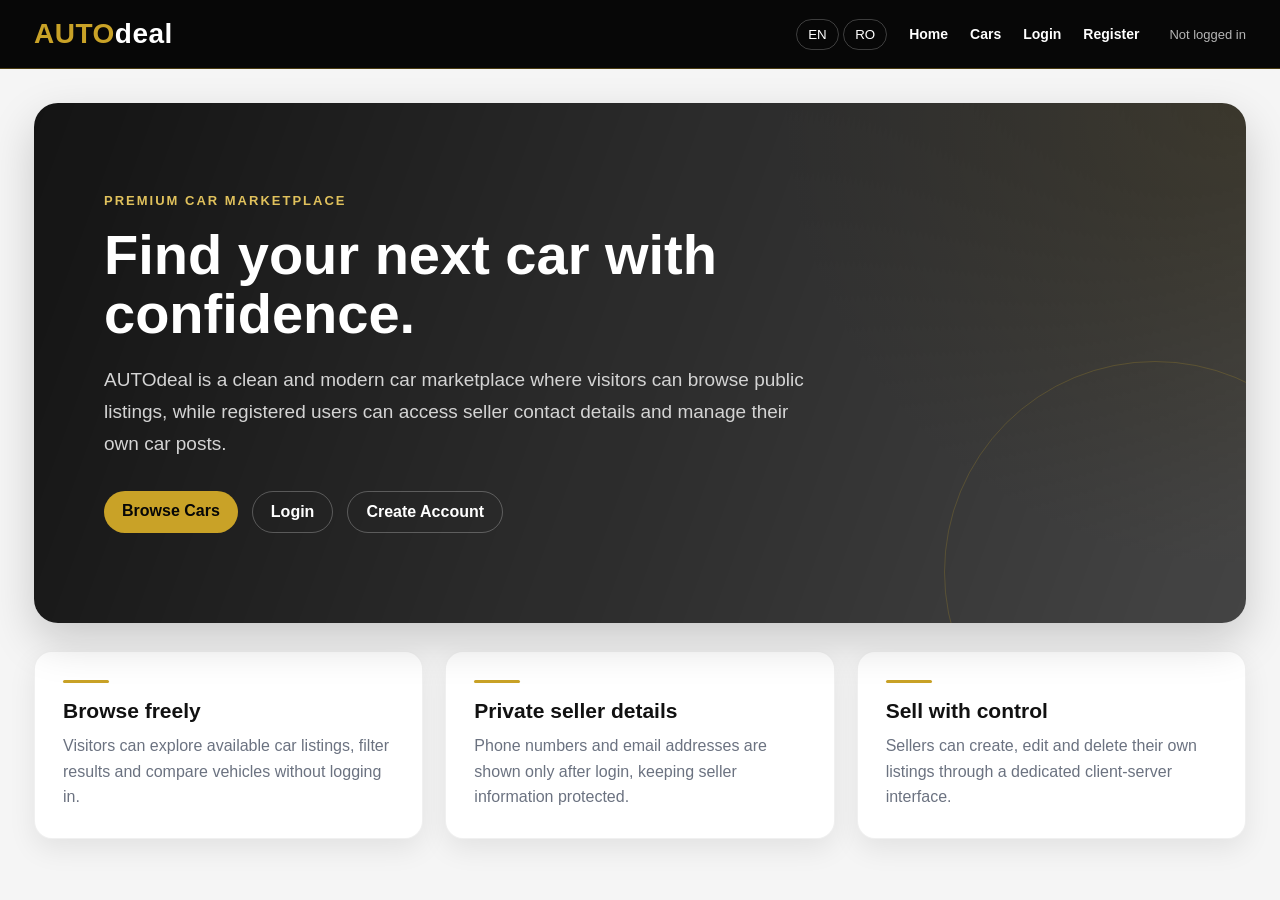
<file: frontend/index.html>
<!DOCTYPE html>
<html lang="en">
<head>
    <meta charset="UTF-8">
    <title>AUTOdeal - Luxury Car Marketplace</title>
    <link rel="stylesheet" href="css/style.css">
</head>
<body>

<nav>
    <a href="index.html" class="logo-link">
        <span class="logo-auto">AUTO</span><span class="logo-deal">deal</span>
    </a>

    <div>
        <button onclick="setLanguage('en')">EN</button>
        <button onclick="setLanguage('ro')">RO</button>
    </div>

    <a href="index.html" data-i18n="home">Home</a>
    <a href="cars.html" data-i18n="cars">Cars</a>
    <a href="create-car.html">Create Car</a>
    <a href="login.html" data-i18n="login">Login</a>
    <a href="register.html" data-i18n="register">Register</a>
    <a href="chat.html" data-i18n="chat">Chat</a>
</nav>

<main>
    <section class="hero">
        <div class="hero-content">
            <div class="hero-eyebrow">Premium car marketplace</div>

            <h2>Find your next car with confidence.</h2>

            <p>
                AUTOdeal is a clean and modern car marketplace where visitors can browse public listings,
                while registered users can access seller contact details and manage their own car posts.
            </p>

            <div class="hero-actions">
                <a class="button" href="cars.html">Browse Cars</a>
                <a class="secondary-button hero-auth-link" href="login.html">Login</a>
                <a class="secondary-button hero-auth-link" href="register.html">Create Account</a>
            </div>
        </div>
    </section>

    <section class="info-grid">
        <div class="info-card">
            <div class="gold-line"></div>
            <h3>Browse freely</h3>
            <p>
                Visitors can explore available car listings, filter results and compare vehicles without logging in.
            </p>
        </div>

        <div class="info-card">
            <div class="gold-line"></div>
            <h3>Private seller details</h3>
            <p>
                Phone numbers and email addresses are shown only after login, keeping seller information protected.
            </p>
        </div>

        <div class="info-card">
            <div class="gold-line"></div>
            <h3>Sell with control</h3>
            <p>
                Sellers can create, edit and delete their own listings through a dedicated client-server interface.
            </p>
        </div>
    </section>
</main>

<script src="js/i18n.js"></script>
<script src="js/navbar.js"></script>

</body>
</html>
</file>
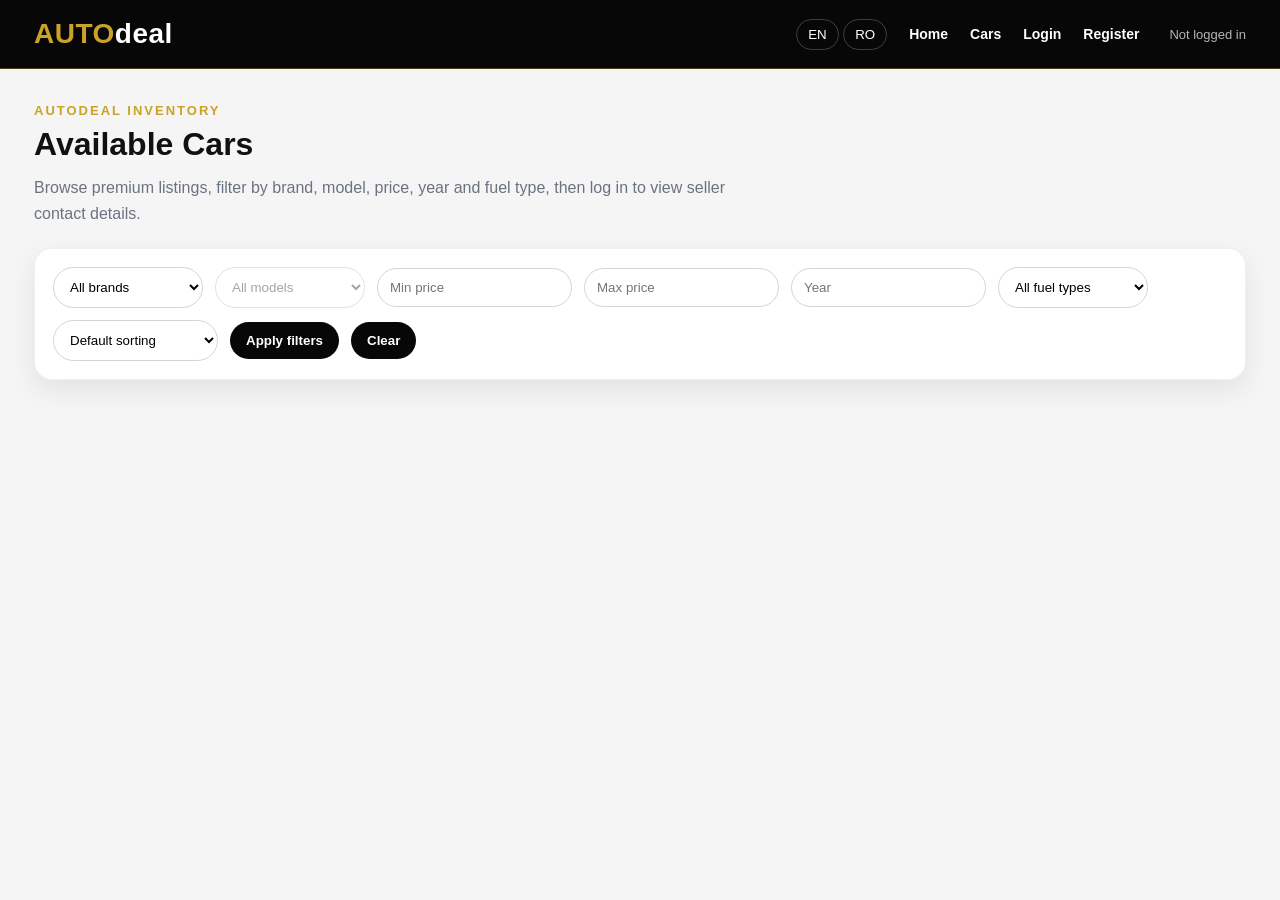
<file: frontend/cars.html>
<!DOCTYPE html>
<html lang="en">
<head>
    <meta charset="UTF-8">
    <title>AUTOdeal - Cars</title>
    <link rel="stylesheet" href="css/style.css">
</head>
<body>

<nav>
    <a href="index.html" class="logo-link">
        <span class="logo-auto">AUTO</span><span class="logo-deal">deal</span>
    </a>

    <div>
        <button onclick="setLanguage('en')">EN</button>
        <button onclick="setLanguage('ro')">RO</button>
    </div>

    <a href="index.html" data-i18n="home">Home</a>
    <a href="cars.html" data-i18n="cars">Cars</a>
    <a href="create-car.html">Create Car</a>
    <a href="login.html" data-i18n="login">Login</a>
    <a href="register.html" data-i18n="register">Register</a>
    <a href="chat.html" data-i18n="chat">Chat</a>
</nav>

<main>
    <section class="page-header page-header-split">
        <div>
            <p class="page-eyebrow">AUTOdeal inventory</p>
            <h2 class="page-title" data-i18n="availableCars">Available Cars</h2>
            <p class="page-description">
                Browse premium listings, filter by brand, model, price, year and fuel type, then log in to view seller contact details.
            </p>
        </div>

        <details id="exportButtons" class="export-panel">
            <summary>Export data</summary>

            <div class="export-menu">
                <button onclick="exportCars('json')" type="button">Export as JSON</button>
                <button onclick="exportCars('csv')" type="button">Export as CSV</button>
                <button onclick="exportCars('xml')" type="button">Export as XML</button>
            </div>
        </details>
    </section>

    <section class="filters">
        <select id="brandFilter">
            <option value="">All brands</option>
        </select>

        <select id="modelFilter" disabled>
            <option value="">All models</option>
        </select>

        <input type="number" id="minPrice" placeholder="Min price">
        <input type="number" id="maxPrice" placeholder="Max price">
        <input type="number" id="year" placeholder="Year">

        <select id="fuelType">
            <option value="">All fuel types</option>
            <option value="PETROL">Petrol</option>
            <option value="DIESEL">Diesel</option>
            <option value="HYBRID">Hybrid</option>
            <option value="ELECTRIC">Electric</option>
        </select>

        <select id="sortBy">
            <option value="">Default sorting</option>
            <option value="priceAsc">Price ascending</option>
            <option value="priceDesc">Price descending</option>
            <option value="yearAsc">Year ascending</option>
            <option value="yearDesc">Year descending</option>
            <option value="mileageAsc">Mileage ascending</option>
            <option value="mileageDesc">Mileage descending</option>
        </select>

        <button onclick="loadCars()">Apply filters</button>
        <button onclick="clearFilters()">Clear</button>
    </section>

    <div id="message"></div>

    <section id="carsContainer"></section>
</main>

<script src="js/api.js"></script>
<script src="js/i18n.js"></script>
<script src="js/navbar.js"></script>
<script src="js/cars.js"></script>

</body>
</html>
</file>
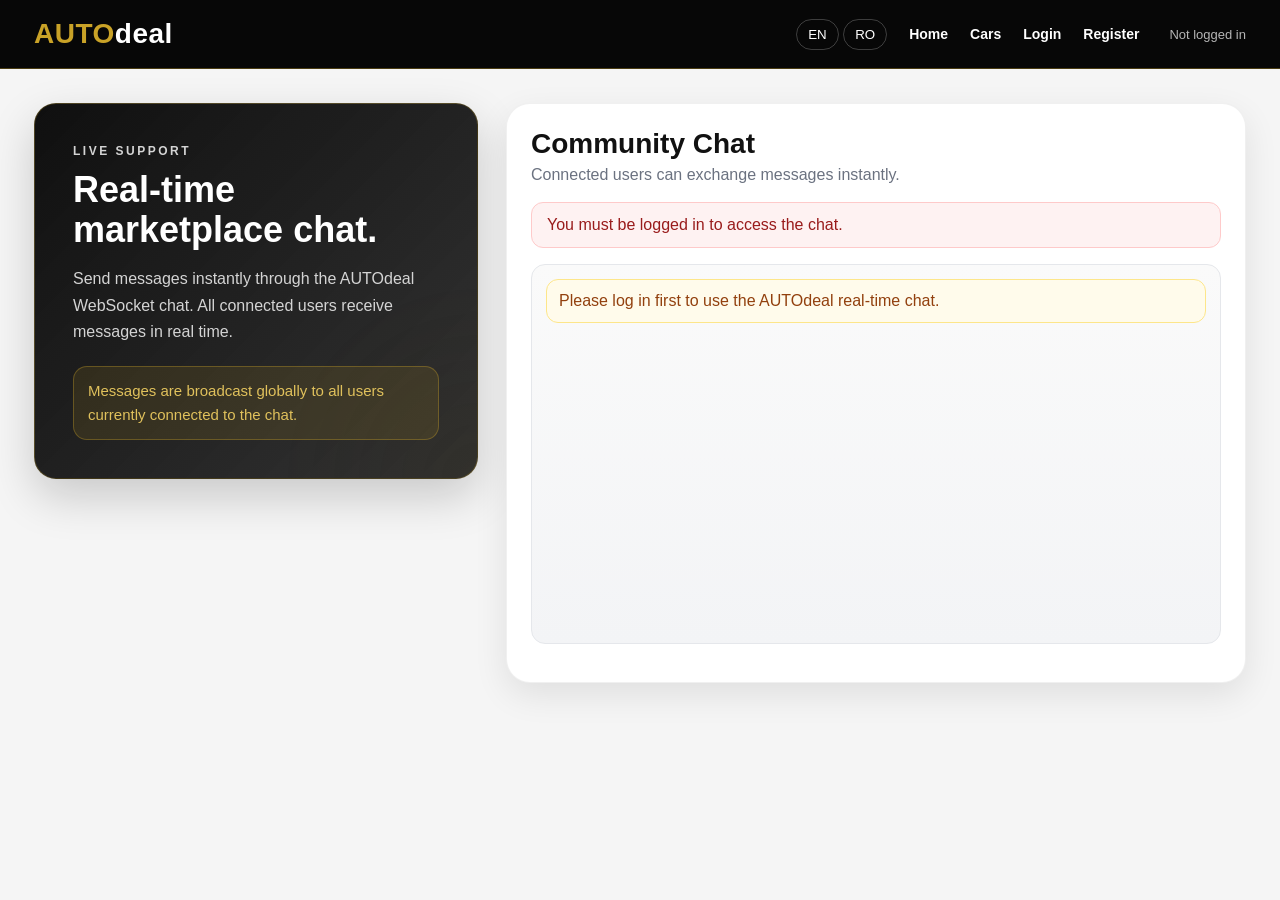
<file: frontend/chat.html>
<!DOCTYPE html>
<html lang="en">
<head>
    <meta charset="UTF-8">
    <title>AUTOdeal - Chat</title>
    <link rel="stylesheet" href="css/style.css">
</head>
<body>

<nav>
    <a href="index.html" class="logo-link">
        <span class="logo-auto">AUTO</span><span class="logo-deal">deal</span>
    </a>

    <div>
        <button onclick="setLanguage('en')">EN</button>
        <button onclick="setLanguage('ro')">RO</button>
    </div>

    <a href="index.html" data-i18n="home">Home</a>
    <a href="cars.html" data-i18n="cars">Cars</a>
    <a href="create-car.html">Create Car</a>
    <a href="login.html" data-i18n="login">Login</a>
    <a href="register.html" data-i18n="register">Register</a>
    <a href="chat.html" data-i18n="chat">Chat</a>
</nav>

<main>
    <section class="chat-page-layout">
        <div class="chat-intro">
            <p class="page-eyebrow">Live support</p>
            <h2>Real-time marketplace chat.</h2>
            <p>
                Send messages instantly through the AUTOdeal WebSocket chat. All connected users receive messages in real time.
            </p>

            <div class="form-note">
                Messages are broadcast globally to all users currently connected to the chat.
            </div>
        </div>

        <div class="chat-page-card">
            <div class="chat-header">
                <div>
                    <h2>Community Chat</h2>
                    <p>Connected users can exchange messages instantly.</p>
                </div>
            </div>

            <div id="chatStatus" class="error">
                Connecting to chat server...
            </div>

            <div class="chat-container">
                <div id="chatMessages" class="chat-messages"></div>

                <form id="chatForm" class="chat-form">
                    <input type="text" id="chatInput" placeholder="Write a message..." required>
                    <button type="submit">Send</button>
                </form>
            </div>
        </div>
    </section>
</main>

<script src="js/i18n.js"></script>
<script src="js/navbar.js"></script>
<script src="js/chat.js"></script>

</body>
</html>
</file>
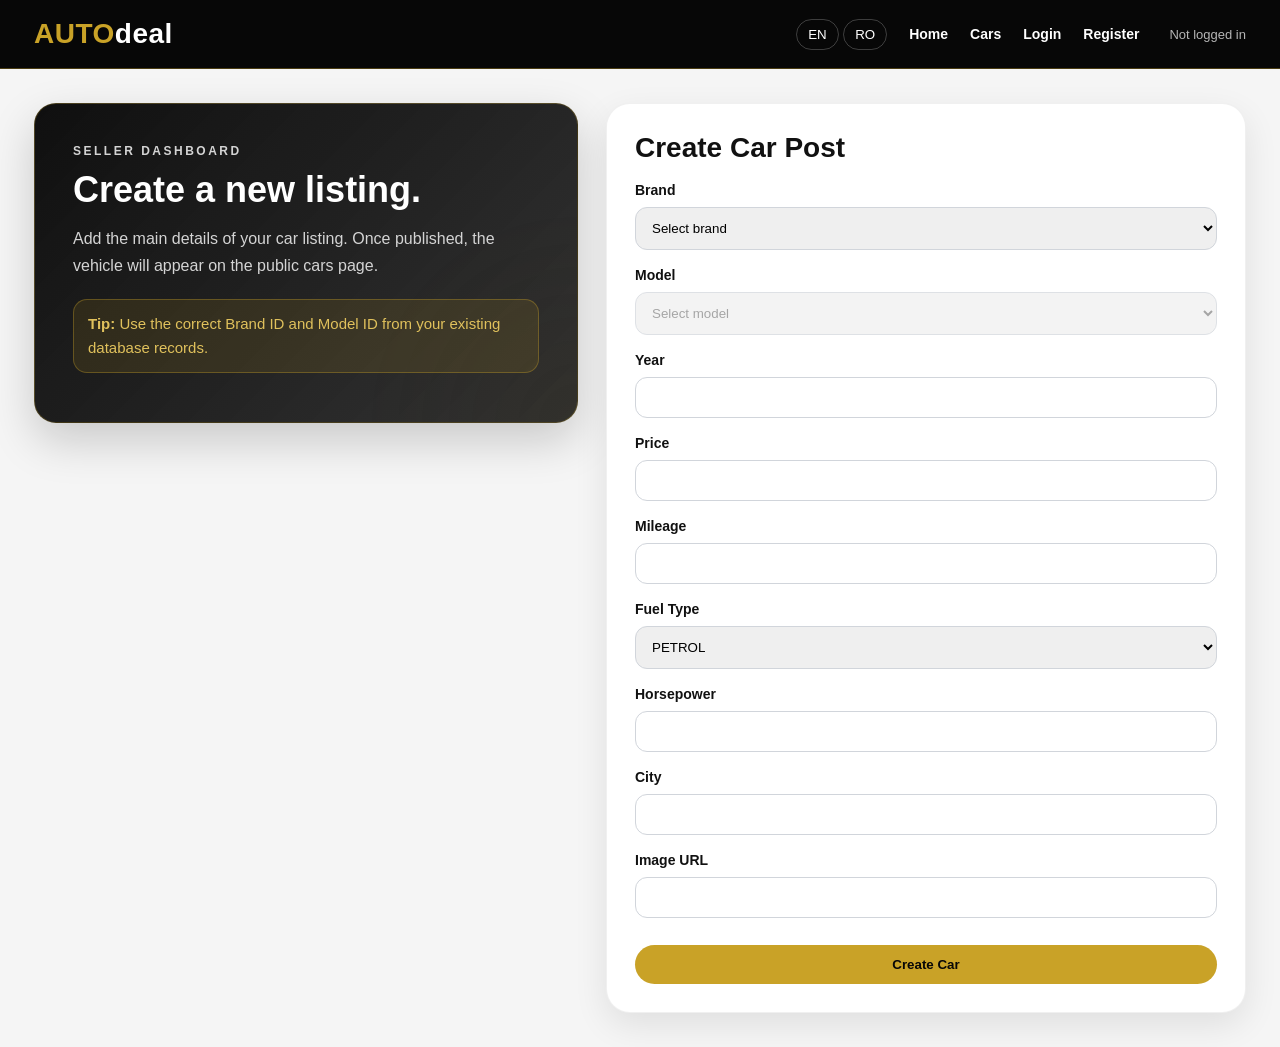
<file: frontend/create-car.html>
<!DOCTYPE html>
<html lang="en">
<head>
  <meta charset="UTF-8">
  <title>AUTOdeal - Create Car</title>
  <link rel="stylesheet" href="css/style.css">
</head>
<body>

<nav>
  <a href="index.html" class="logo-link">
    <span class="logo-auto">AUTO</span><span class="logo-deal">deal</span>
  </a>

  <div>
    <button onclick="setLanguage('en')">EN</button>
    <button onclick="setLanguage('ro')">RO</button>
  </div>

  <a href="index.html" data-i18n="home">Home</a>
  <a href="cars.html" data-i18n="cars">Cars</a>
  <a href="create-car.html">Create Car</a>
  <a href="login.html" data-i18n="login">Login</a>
  <a href="register.html" data-i18n="register">Register</a>
  <a href="chat.html" data-i18n="chat">Chat</a>
</nav>

<main>
  <section class="form-page-layout">
    <div class="form-page-intro">
      <p class="page-eyebrow">Seller dashboard</p>
      <h2>Create a new listing.</h2>
      <p>
        Add the main details of your car listing. Once published, the vehicle will appear on the public cars page.
      </p>

      <div class="form-note">
        <strong>Tip:</strong> Use the correct Brand ID and Model ID from your existing database records.
      </div>
    </div>

    <div class="form-page-card">
      <h2>Create Car Post</h2>

      <div id="message"></div>

      <form id="createCarForm" class="form-card luxury-form">
        <label>Brand</label>
        <select id="brandId" required>
          <option value="">Select brand</option>
        </select>

        <label>Model</label>
        <select id="modelId" required disabled>
          <option value="">Select model</option>
        </select>

        <label>Year</label>
        <input type="number" id="year" required>

        <label>Price</label>
        <input type="number" id="price" required>

        <label>Mileage</label>
        <input type="number" id="mileage" required>

        <label>Fuel Type</label>
        <select id="fuelType" required>
          <option value="PETROL">PETROL</option>
          <option value="DIESEL">DIESEL</option>
          <option value="HYBRID">HYBRID</option>
          <option value="ELECTRIC">ELECTRIC</option>
        </select>

        <label>Horsepower</label>
        <input type="number" id="horsepower" required>

        <label>City</label>
        <input type="text" id="city" required>

        <label>Image URL</label>
        <input type="text" id="imageUrl">

        <button type="submit">Create Car</button>
      </form>
    </div>
  </section>
</main>

<script src="js/api.js"></script>
<script src="js/i18n.js"></script>
<script src="js/navbar.js"></script>
<script src="js/create-car.js"></script>

</body>
</html>
</file>
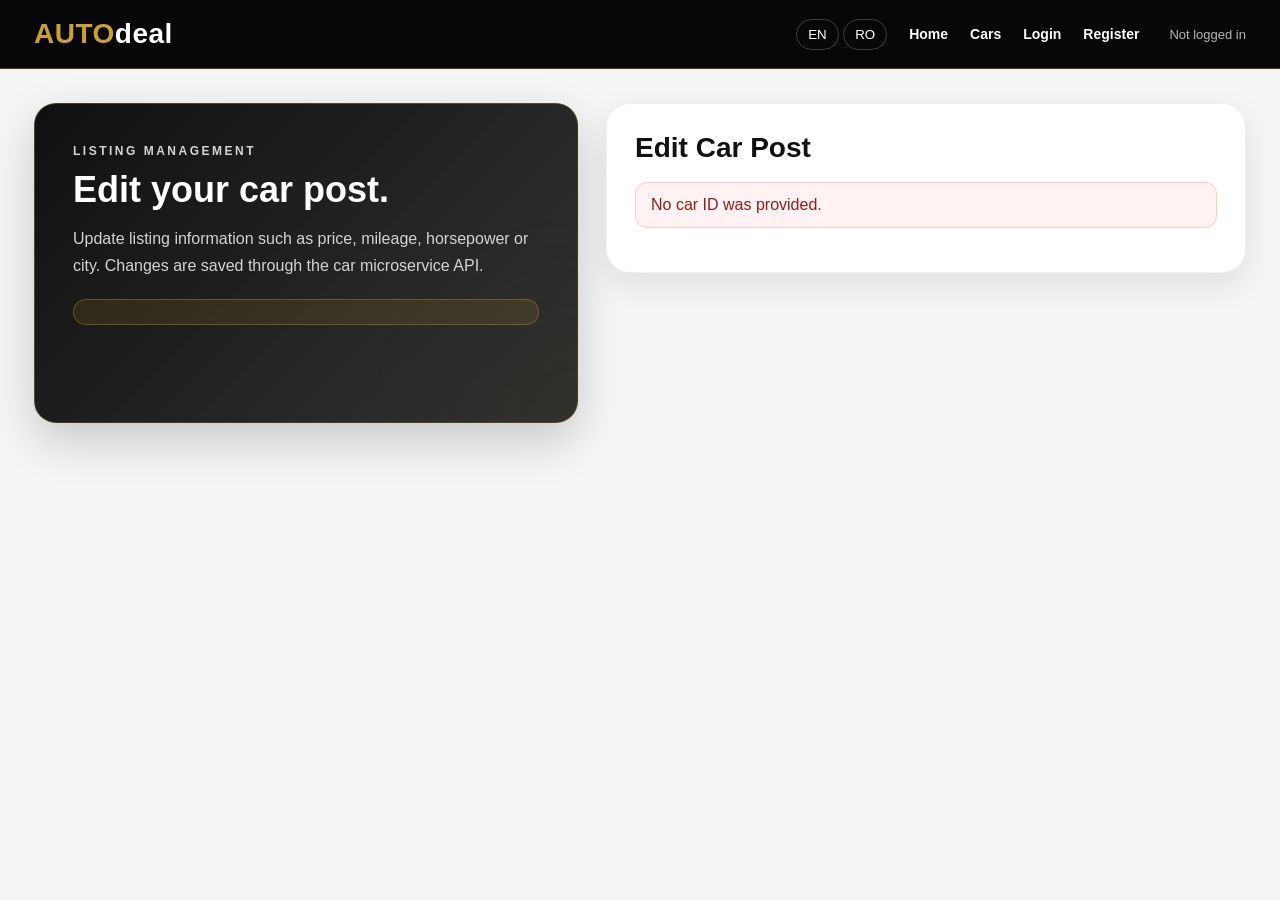
<file: frontend/edit-car.html>
<!DOCTYPE html>
<html lang="en">
<head>
    <meta charset="UTF-8">
    <title>AUTOdeal - Edit Car</title>
    <link rel="stylesheet" href="css/style.css">
</head>
<body>

<nav>
    <a href="index.html" class="logo-link">
        <span class="logo-auto">AUTO</span><span class="logo-deal">deal</span>
    </a>

    <div>
        <button onclick="setLanguage('en')">EN</button>
        <button onclick="setLanguage('ro')">RO</button>
    </div>

    <a href="index.html" data-i18n="home">Home</a>
    <a href="cars.html" data-i18n="cars">Cars</a>
    <a href="create-car.html">Create Car</a>
    <a href="login.html" data-i18n="login">Login</a>
    <a href="register.html" data-i18n="register">Register</a>
    <a href="chat.html" data-i18n="chat">Chat</a>
</nav>

<main>
    <section class="form-page-layout">
        <div class="form-page-intro">
            <p class="page-eyebrow">Listing management</p>
            <h2>Edit your car post.</h2>
            <p>
                Update listing information such as price, mileage, horsepower or city. Changes are saved through the car microservice API.
            </p>

            <div id="currentCarInfo" class="form-note"></div>
        </div>

        <div class="form-page-card">
            <h2>Edit Car Post</h2>

            <div id="message"></div>

            <form id="editCarForm" class="form-card luxury-form">
                <label>Brand</label>
                <select id="brandId" required>
                    <option value="">Select brand</option>
                </select>

                <label>Model</label>
                <select id="modelId" required disabled>
                    <option value="">Select model</option>
                </select>

                <label>Year</label>
                <input type="number" id="year" required>

                <label>Price</label>
                <input type="number" id="price" required>

                <label>Mileage</label>
                <input type="number" id="mileage" required>

                <label>Fuel Type</label>
                <select id="fuelType" required>
                    <option value="PETROL">PETROL</option>
                    <option value="DIESEL">DIESEL</option>
                    <option value="HYBRID">HYBRID</option>
                    <option value="ELECTRIC">ELECTRIC</option>
                </select>

                <label>Horsepower</label>
                <input type="number" id="horsepower" required>

                <label>City</label>
                <input type="text" id="city" required>

                <label>Image URL</label>
                <input type="text" id="imageUrl">

                <button type="submit">Update Car</button>
            </form>
        </div>
    </section>
</main>

<script src="js/api.js"></script>
<script src="js/i18n.js"></script>
<script src="js/navbar.js"></script>
<script src="js/edit-car.js"></script>

</body>
</html>
</file>
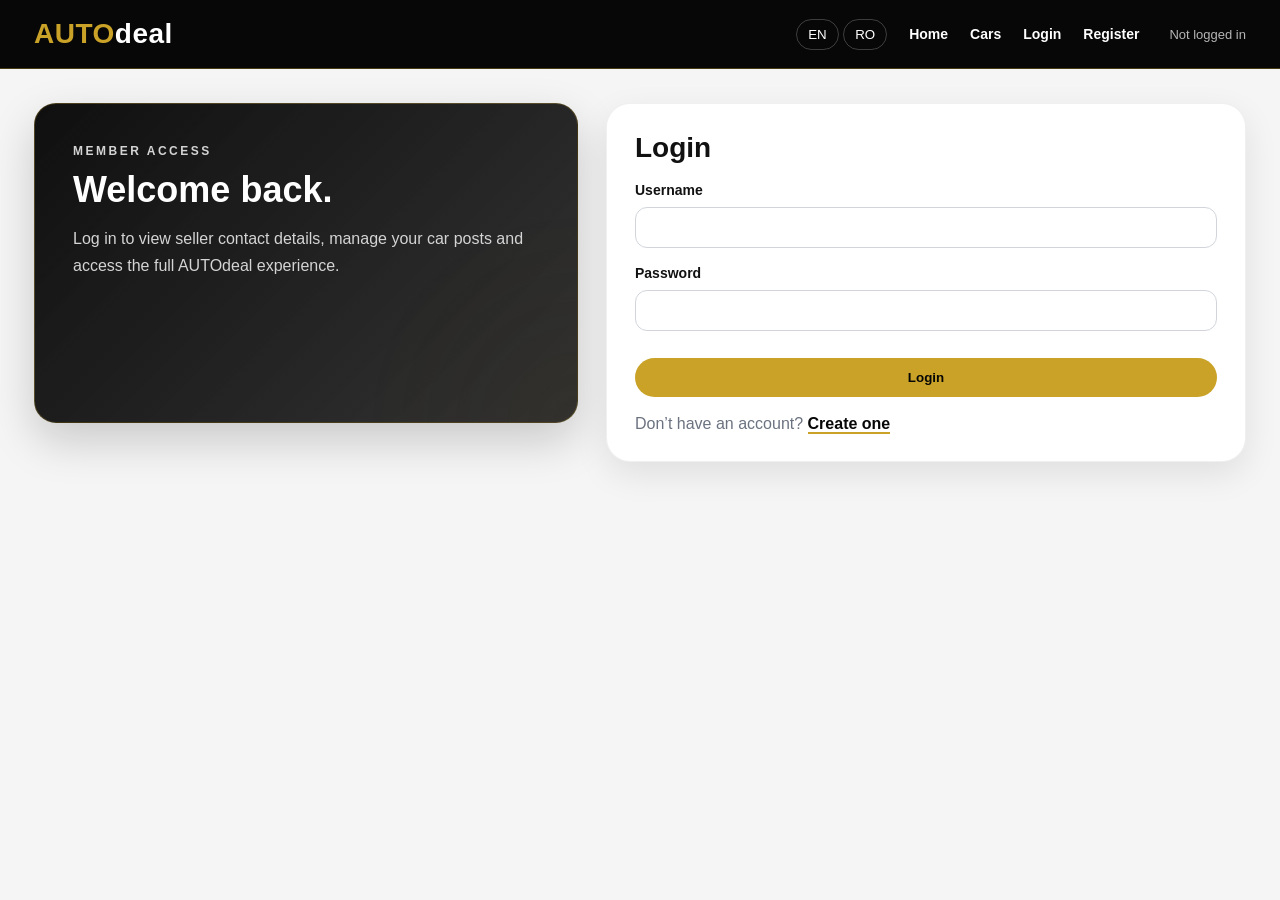
<file: frontend/login.html>
<!DOCTYPE html>
<html lang="en">
<head>
    <meta charset="UTF-8">
    <title>AUTOdeal - Login</title>
    <link rel="stylesheet" href="css/style.css">
</head>
<body>

<nav>
    <a href="index.html" class="logo-link">
        <span class="logo-auto">AUTO</span><span class="logo-deal">deal</span>
    </a>

    <div>
        <button onclick="setLanguage('en')">EN</button>
        <button onclick="setLanguage('ro')">RO</button>
    </div>

    <a href="index.html" data-i18n="home">Home</a>
    <a href="cars.html" data-i18n="cars">Cars</a>
    <a href="create-car.html">Create Car</a>
    <a href="login.html" data-i18n="login">Login</a>
    <a href="register.html" data-i18n="register">Register</a>
    <a href="chat.html" data-i18n="chat">Chat</a>
</nav>

<main>
    <section class="auth-layout">
        <div class="auth-intro">
            <p class="page-eyebrow">Member access</p>
            <h2>Welcome back.</h2>
            <p>
                Log in to view seller contact details, manage your car posts and access the full AUTOdeal experience.
            </p>
        </div>

        <div class="auth-card">
            <h2 data-i18n="login">Login</h2>

            <div id="message"></div>

            <form id="loginForm" class="form-card luxury-form">
                <label>Username</label>
                <input type="text" id="loginUsername" required>

                <label>Password</label>
                <input type="password" id="loginPassword" required>

                <button type="submit">Login</button>
            </form>

            <p class="auth-switch">
                Don’t have an account?
                <a href="register.html">Create one</a>
            </p>
        </div>
    </section>
</main>

<script src="js/api.js"></script>
<script src="js/i18n.js"></script>
<script src="js/navbar.js"></script>
<script src="js/auth.js"></script>

</body>
</html>
</file>
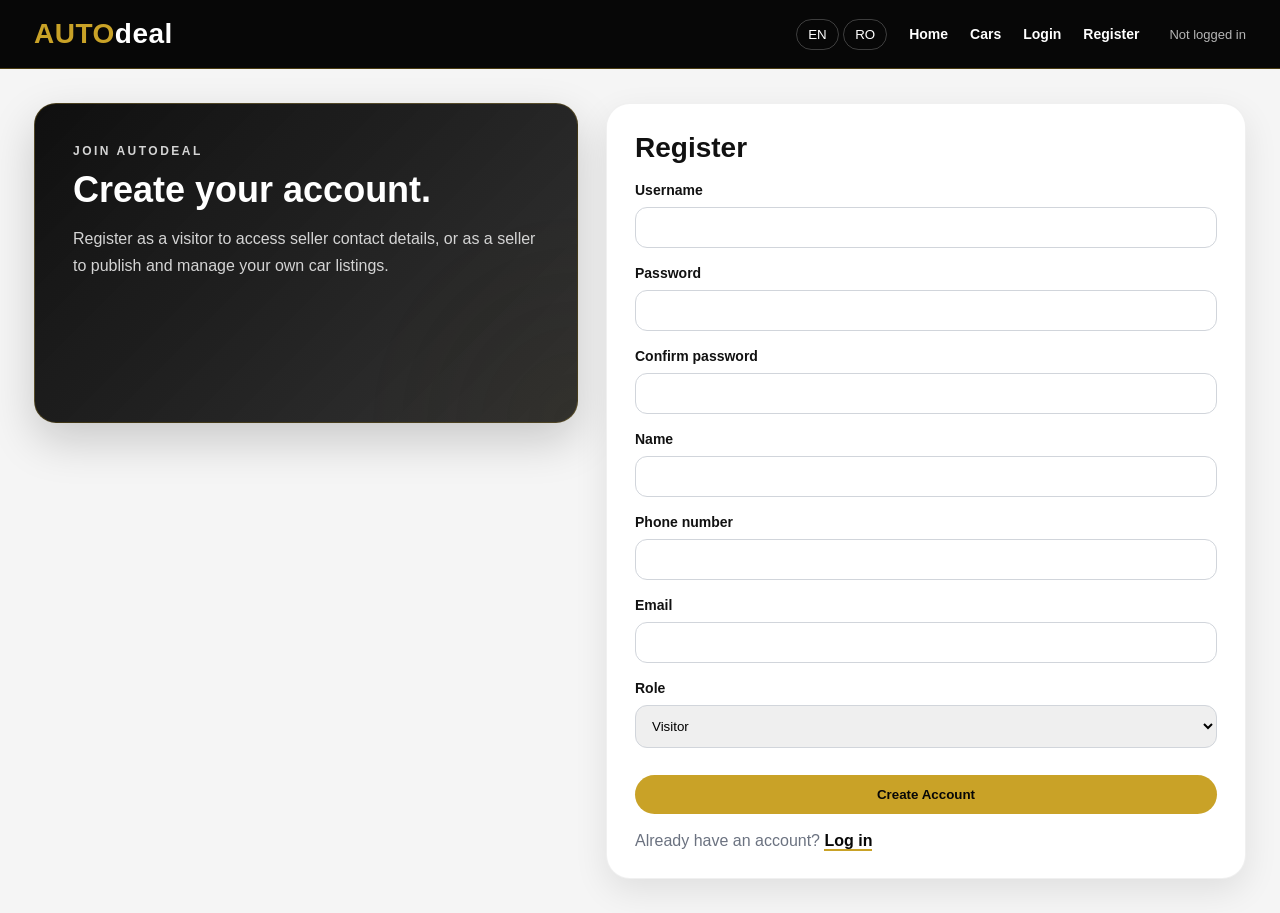
<file: frontend/register.html>
<!DOCTYPE html>
<html lang="en">
<head>
    <meta charset="UTF-8">
    <title>AUTOdeal - Register</title>
    <link rel="stylesheet" href="css/style.css">
</head>
<body>

<nav>
    <a href="index.html" class="logo-link">
        <span class="logo-auto">AUTO</span><span class="logo-deal">deal</span>
    </a>

    <div>
        <button onclick="setLanguage('en')">EN</button>
        <button onclick="setLanguage('ro')">RO</button>
    </div>

    <a href="index.html" data-i18n="home">Home</a>
    <a href="cars.html" data-i18n="cars">Cars</a>
    <a href="create-car.html">Create Car</a>
    <a href="login.html" data-i18n="login">Login</a>
    <a href="register.html" data-i18n="register">Register</a>
    <a href="chat.html" data-i18n="chat">Chat</a>
</nav>

<main>
    <section class="auth-layout">
        <div class="auth-intro">
            <p class="page-eyebrow">Join AUTOdeal</p>
            <h2>Create your account.</h2>
            <p>
                Register as a visitor to access seller contact details, or as a seller to publish and manage your own car listings.
            </p>
        </div>

        <div class="auth-card">
            <h2 data-i18n="register">Register</h2>

            <div id="message"></div>

            <form id="registerForm" class="form-card luxury-form">
                <label>Username</label>
                <input type="text" id="username" required>

                <label>Password</label>
                <input type="password" id="password" required>

                <label>Confirm password</label>
                <input type="password" id="confirmPassword" required>

                <label>Name</label>
                <input type="text" id="name" required>

                <label>Phone number</label>
                <input type="text" id="phoneNumber" required>

                <label>Email</label>
                <input type="email" id="email">

                <label>Role</label>
                <select id="role" required>
                    <option value="VISITOR">Visitor</option>
                    <option value="SELLER">Seller</option>
                </select>

                <button type="submit">Create Account</button>
            </form>

            <p class="auth-switch">
                Already have an account?
                <a href="login.html">Log in</a>
            </p>
        </div>
    </section>
</main>

<script src="js/api.js"></script>
<script src="js/i18n.js"></script>
<script src="js/navbar.js"></script>
<script src="js/auth.js"></script>

</body>
</html>
</file>
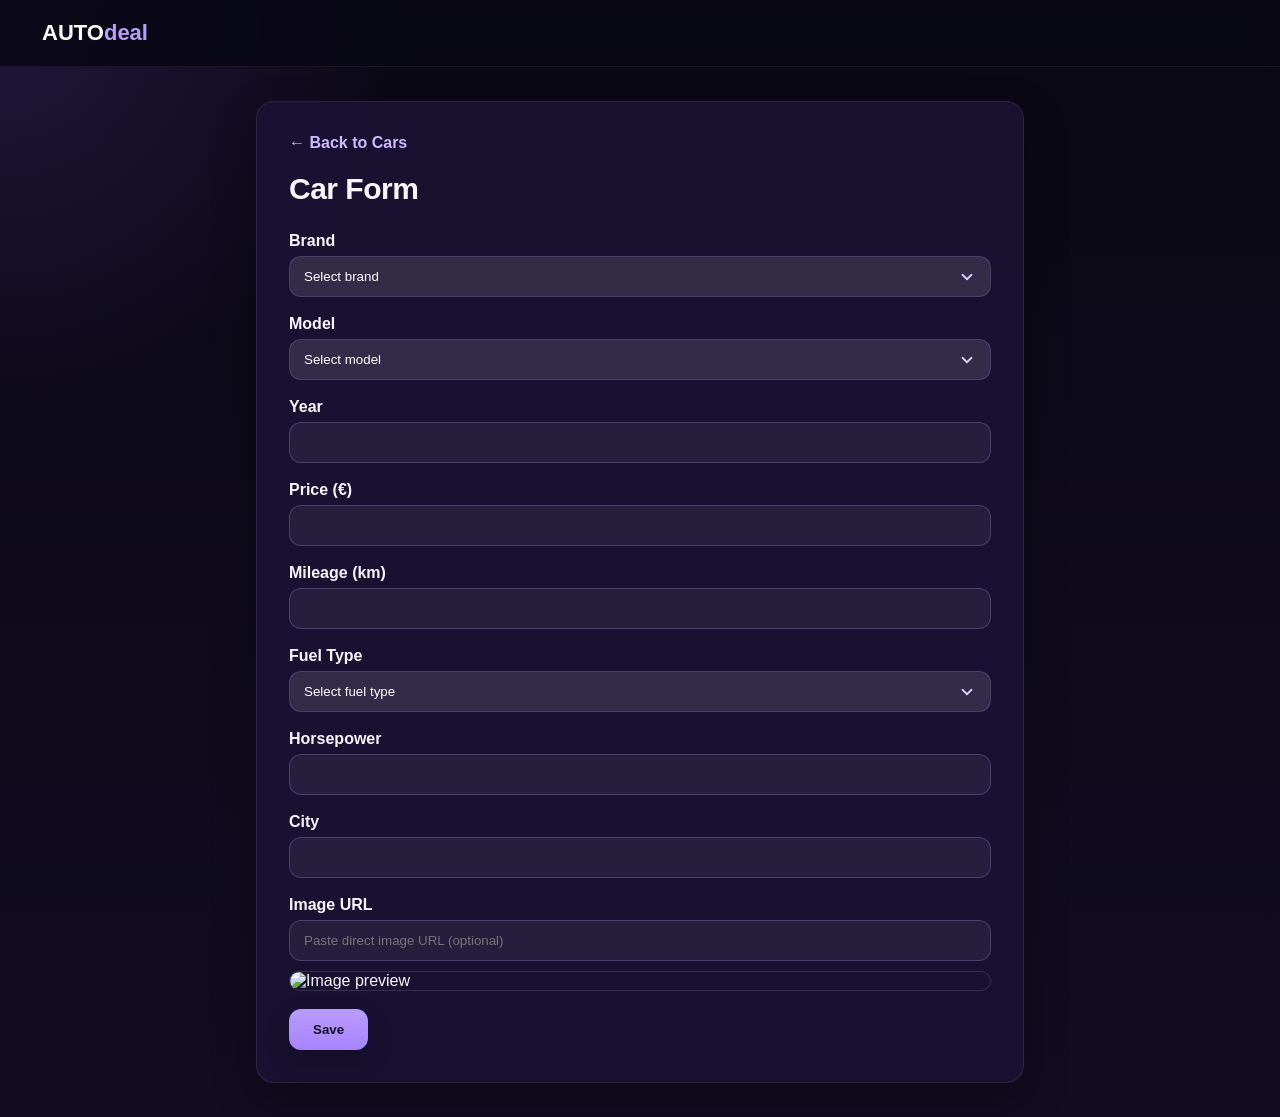
<file: src/main/resources/templates/car-form.html>
<!DOCTYPE html>
<html lang="en" xmlns:th="http://www.thymeleaf.org">
<head>
    <meta charset="UTF-8">
    <title>AUTOdeal - Car Form</title>
    <style>
        :root {
            --bg: #0a0814;
            --bg2: #120d22;
            --panel: rgba(26,18,50,0.96);
            --border: rgba(255,255,255,0.08);
            --text: #f8f7ff;
            --text-soft: #d8d0f0;
            --accent: #b99cff;
            --accent-hover: #a784ff;
            --shadow: 0 18px 44px rgba(0,0,0,0.32);
            --shadow-soft: 0 10px 26px rgba(0,0,0,0.20);
            --radius: 18px;
            --button-text: #140f25;
        }

        * {
            box-sizing: border-box;
        }

        body {
            margin: 0;
            font-family: Inter, "Segoe UI", Roboto, Arial, sans-serif;
            color: var(--text);
            min-height: 100vh;
            background:
                    radial-gradient(circle at top left, rgba(139,92,246,0.18), transparent 24%),
                    linear-gradient(180deg, var(--bg), var(--bg2));
        }

        .navbar {
            background: rgba(9, 8, 20, 0.86);
            backdrop-filter: blur(10px);
            padding: 20px 42px;
            border-bottom: 1px solid rgba(255,255,255,0.06);
        }

        .brand {
            font-size: 22px;
            font-weight: 800;
            text-decoration: none;
            color: white;
            transition: 0.18s ease;
        }

        .brand:hover {
            transform: translateY(-2px) scale(1.03);
        }

        .brand-accent {
            color: var(--accent);
        }

        .container {
            width: 60%;
            margin: 34px auto;
            background: var(--panel);
            padding: 32px;
            border-radius: var(--radius);
            box-shadow: var(--shadow);
            border: 1px solid var(--border);
        }

        h1 {
            margin-top: 0;
            margin-bottom: 26px;
            font-size: 30px;
            letter-spacing: -0.5px;
        }

        .form-group {
            margin-bottom: 18px;
        }

        label {
            display: block;
            margin-bottom: 6px;
            font-weight: 700;
        }

        input,
        select {
            width: 100%;
            padding: 12px 44px 12px 14px;
            border-radius: 12px;
            border: 1px solid rgba(185,156,255,0.25);
            background-color: rgba(255,255,255,0.06);
            color: white;
            outline: none;
            font-family: inherit;
            transition: 0.18s ease;
        }

        input {
            padding-right: 14px;
        }

        select {
            appearance: none;
            -webkit-appearance: none;
            -moz-appearance: none;
            background-image:
                    linear-gradient(rgba(255,255,255,0.06), rgba(255,255,255,0.06)),
                    url("data:image/svg+xml;utf8,<svg xmlns='http://www.w3.org/2000/svg' width='20' height='20' viewBox='0 0 20 20' fill='none'><path d='M5 7.5L10 12.5L15 7.5' stroke='%23d7c8ff' stroke-width='2' stroke-linecap='round' stroke-linejoin='round'/></svg>");
            background-repeat: no-repeat, no-repeat;
            background-position: 0 0, right 14px center;
            background-size: auto, 18px;
            cursor: pointer;
        }

        input:focus,
        select:focus {
            border-color: rgba(139,92,246,0.9);
            box-shadow: 0 0 0 3px rgba(139,92,246,0.16);
            background-color: rgba(255,255,255,0.08);
        }

        select:hover {
            border-color: rgba(185,156,255,0.4);
            background-color: rgba(255,255,255,0.08);
        }

        select option {
            background: #1b1431;
            color: #ffffff;
        }

        .btn {
            padding: 13px 24px;
            background: linear-gradient(180deg, var(--accent), var(--accent-hover));
            color: var(--button-text);
            border: none;
            border-radius: 12px;
            cursor: pointer;
            font-weight: 800;
            transition: 0.18s ease;
            font-family: inherit;
            box-shadow: var(--shadow-soft);
        }

        .btn:hover {
            transform: translateY(-1px);
            filter: brightness(1.03);
        }

        .back-link {
            display: inline-block;
            margin-bottom: 20px;
            text-decoration: none;
            color: #cdbbff;
            font-weight: 700;
        }

        .back-link:hover {
            color: white;
        }

        .preview-image {
            width: 100%;
            max-height: 220px;
            object-fit: cover;
            border-radius: 12px;
            margin-top: 10px;
            border: 1px solid rgba(255,255,255,0.12);
            display: block;
        }

        @media (max-width: 900px) {
            .container {
                width: 92%;
            }
        }
    </style>
</head>
<body>

<div class="navbar">
    <a class="brand" th:href="@{/}">
        AUTO<span class="brand-accent">deal</span>
    </a>
</div>

<div class="container">

    <a class="back-link" th:href="@{/cars}">← Back to Cars</a>

    <h1 th:text="${formTitle}">Car Form</h1>

    <form th:action="${isEdit} ? @{/cars/edit/{id}(id=${carPost.id})} : @{/cars/create}" method="post">

        <div class="form-group">
            <label>Brand</label>
            <select id="brandSelect" name="brandId" required>
                <option value="">Select brand</option>
                <option th:each="brand : ${brands}"
                        th:value="${brand.id}"
                        th:text="${brand.name}"
                        th:selected="${selectedBrandId != null and selectedBrandId == brand.id}">
                </option>
            </select>
        </div>

        <div class="form-group">
            <label>Model</label>
            <select id="modelSelect" name="modelId" required>
                <option value="">Select model</option>
                <option th:if="${isEdit}"
                        th:each="model : ${models}"
                        th:value="${model.id}"
                        th:text="${model.name}"
                        th:selected="${selectedModelId != null and selectedModelId == model.id}">
                </option>
            </select>
        </div>

        <div class="form-group">
            <label>Year</label>
            <input type="number" name="year" th:value="${isEdit ? carPost.year : ''}" required>
        </div>

        <div class="form-group">
            <label>Price (€)</label>
            <input type="number" name="price" th:value="${isEdit ? carPost.price : ''}" required>
        </div>

        <div class="form-group">
            <label>Mileage (km)</label>
            <input type="number" name="mileage" th:value="${isEdit ? carPost.mileage : ''}" required>
        </div>

        <div class="form-group">
            <label>Fuel Type</label>
            <select name="fuelType" required>
                <option value="">Select fuel type</option>
                <option th:each="fuel : ${fuelTypes}"
                        th:value="${fuel}"
                        th:text="${fuel}"
                        th:selected="${isEdit and carPost.fuelType == fuel}">
                </option>
            </select>
        </div>

        <div class="form-group">
            <label>Horsepower</label>
            <input type="number" name="horsepower" th:value="${isEdit ? carPost.horsepower : ''}" required>
        </div>

        <div class="form-group">
            <label>City</label>
            <input type="text" name="city" th:value="${isEdit ? carPost.city : ''}" required>
        </div>

        <div class="form-group">
            <label>Image URL</label>
            <input type="text"
                   id="imageUrlInput"
                   name="imageUrl"
                   placeholder="Paste direct image URL (optional)"
                   th:value="${isEdit ? carPost.imageUrl : ''}">

            <img id="imagePreview"
                 class="preview-image"
                 th:if="${isEdit and carPost.imageUrl != null and !carPost.imageUrl.isEmpty()}"
                 th:src="${carPost.imageUrl}"
                 alt="Image preview">
        </div>

        <button type="submit" class="btn">Save</button>
    </form>
</div>

<script th:inline="javascript">
    const brandSelect = document.getElementById("brandSelect");
    const modelSelect = document.getElementById("modelSelect");
    const selectedModelId = /*[[${selectedModelId}]]*/ null;
    const imageUrlInput = document.getElementById("imageUrlInput");
    let imagePreview = document.getElementById("imagePreview");

    brandSelect.addEventListener("change", function () {
        const brandId = this.value;

        modelSelect.innerHTML = '<option value="">Select model</option>';

        if (!brandId) {
            return;
        }

        fetch('/cars/models?brandId=' + brandId)
            .then(response => response.json())
            .then(models => {
                models.forEach(model => {
                    const option = document.createElement("option");
                    option.value = model.id;
                    option.textContent = model.name;

                    if (selectedModelId && model.id == selectedModelId) {
                        option.selected = true;
                    }

                    modelSelect.appendChild(option);
                });
            });
    });

    function updateImagePreview() {
        const url = imageUrlInput.value.trim();

        if (!imagePreview) {
            imagePreview = document.createElement("img");
            imagePreview.id = "imagePreview";
            imagePreview.className = "preview-image";
            imagePreview.alt = "Image preview";
            imageUrlInput.insertAdjacentElement("afterend", imagePreview);
        }

        if (url) {
            imagePreview.src = url;
            imagePreview.style.display = "block";
        } else if (imagePreview) {
            imagePreview.style.display = "none";
        }
    }

    imageUrlInput.addEventListener("input", updateImagePreview);

    if (imageUrlInput.value.trim()) {
        updateImagePreview();
    }
</script>

</body>
</html>
</file>
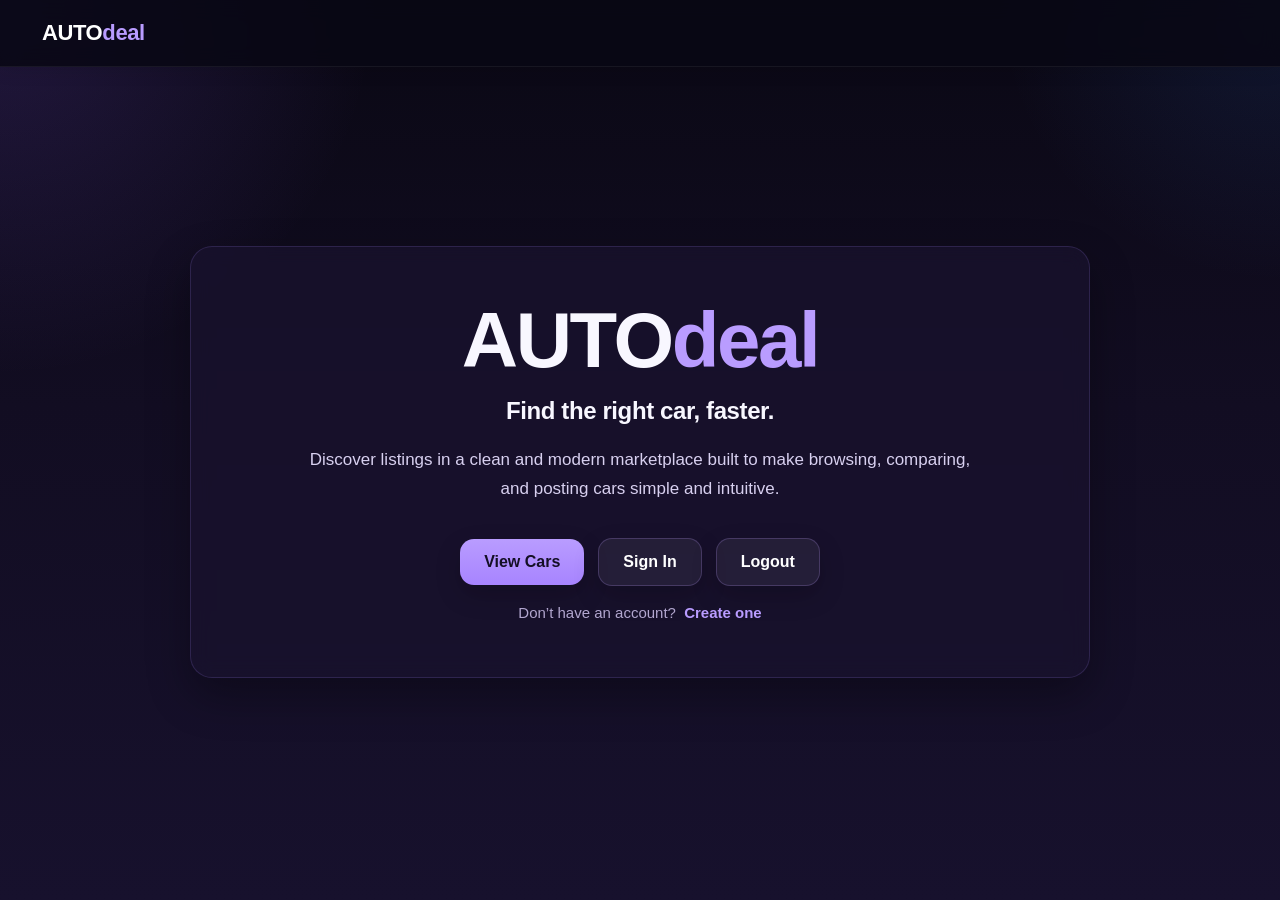
<file: src/main/resources/templates/home.html>
<!DOCTYPE html>
<html lang="en" xmlns:th="http://www.thymeleaf.org" xmlns:sec="http://www.thymeleaf.org/extras/spring-security" >
<head>
    <meta charset="UTF-8">
    <title>AUTOdeal - Home</title>
    <style>
        :root {
            --bg: #0a0814;
            --bg2: #120d22;
            --bg3: #17112d;
            --panel: rgba(25, 18, 47, 0.72);
            --border: rgba(255,255,255,0.08);
            --text: #f8f7ff;
            --text-soft: #d8d0f0;
            --text-muted: #b2a7cf;
            --accent: #b99cff;
            --accent-hover: #a784ff;
            --shadow: 0 18px 44px rgba(0,0,0,0.32);
            --shadow-soft: 0 10px 26px rgba(0,0,0,0.20);
            --radius: 22px;
            --button-text: #140f25;
        }

        * {
            box-sizing: border-box;
        }

        html {
            scroll-behavior: smooth;
        }

        body {
            margin: 0;
            padding: 0;
            color: var(--text);
            min-height: 100vh;
            font-family: Inter, "Segoe UI", Roboto, Arial, sans-serif;
            background:
                    radial-gradient(circle at top left, rgba(139,92,246,0.18), transparent 24%),
                    radial-gradient(circle at top right, rgba(59,130,246,0.12), transparent 18%),
                    linear-gradient(180deg, var(--bg), var(--bg2) 45%, var(--bg3));
        }

        .navbar {
            position: sticky;
            top: 0;
            z-index: 20;
            background: rgba(9, 8, 20, 0.86);
            backdrop-filter: blur(10px);
            color: white;
            padding: 20px 42px;
            border-bottom: 1px solid rgba(255,255,255,0.06);
            box-shadow: 0 2px 18px rgba(0,0,0,0.12);
        }

        .brand {
            font-size: 22px;
            font-weight: 800;
            letter-spacing: -0.4px;
            color: white;
            text-decoration: none;
            display: inline-block;
            transition: transform 0.18s ease, filter 0.18s ease;
        }

        .brand:hover {
            transform: translateY(-2px) scale(1.03);
            filter: brightness(1.05);
        }

        .brand-accent {
            color: var(--accent);
        }

        .hero-wrapper {
            width: 90%;
            max-width: 1240px;
            margin: 0 auto;
            min-height: calc(100vh - 90px);
            display: flex;
            align-items: center;
            justify-content: center;
            padding: 40px 0 60px 0;
        }

        .hero-card {
            width: 100%;
            max-width: 900px;
            text-align: center;
            background: var(--panel);
            border: 1px solid rgba(167, 139, 250, 0.16);
            border-radius: var(--radius);
            box-shadow: var(--shadow);
            padding: 56px 42px;
            backdrop-filter: blur(10px);
        }

        .hero-title {
            margin: 0 0 18px 0;
            font-size: 78px;
            line-height: 0.95;
            letter-spacing: -2.4px;
            font-weight: 900;
        }

        .hero-title .accent {
            color: var(--accent);
        }

        .hero-subtitle {
            margin: 0 auto 18px auto;
            max-width: 720px;
            font-size: 24px;
            line-height: 1.35;
            color: var(--text);
            font-weight: 700;
            letter-spacing: -0.4px;
        }

        .hero-description {
            margin: 0 auto 34px auto;
            max-width: 690px;
            font-size: 17px;
            line-height: 1.7;
            color: var(--text-soft);
        }

        .hero-actions {
            display: flex;
            justify-content: center;
            align-items: center;
            gap: 14px;
            flex-wrap: wrap;
            margin-bottom: 18px;
        }

        .btn-primary,
        .btn-secondary {
            display: inline-flex;
            align-items: center;
            justify-content: center;
            text-decoration: none;
            border-radius: 14px;
            padding: 14px 24px;
            font-size: 16px;
            font-weight: 800;
            transition: 0.18s ease;
            box-shadow: var(--shadow-soft);
        }

        .btn-primary {
            background: linear-gradient(180deg, var(--accent), var(--accent-hover));
            color: var(--button-text);
        }

        .btn-primary:hover {
            transform: translateY(-1px);
            filter: brightness(1.03);
        }

        .btn-secondary {
            background: rgba(255,255,255,0.06);
            color: white;
            border: 1px solid rgba(185,156,255,0.22);
        }

        .btn-secondary:hover {
            transform: translateY(-1px);
            background: rgba(255,255,255,0.09);
            border-color: rgba(185,156,255,0.34);
        }

        .account-line {
            margin-top: 10px;
            font-size: 15px;
            color: var(--text-muted);
        }

        .account-line a {
            color: var(--accent);
            text-decoration: none;
            font-weight: 700;
            margin-left: 4px;
        }

        .account-line a:hover {
            color: white;
        }

        @media (max-width: 900px) {
            .hero-card {
                padding: 44px 24px;
            }

            .hero-title {
                font-size: 58px;
            }

            .hero-subtitle {
                font-size: 21px;
            }
        }

        @media (max-width: 600px) {
            .navbar {
                padding: 18px 20px;
            }

            .brand {
                font-size: 21px;
            }

            .hero-wrapper {
                width: 94%;
                padding: 24px 0 40px 0;
            }

            .hero-card {
                padding: 36px 18px;
            }

            .hero-title {
                font-size: 44px;
                line-height: 1;
            }

            .hero-subtitle {
                font-size: 18px;
            }

            .hero-description {
                font-size: 15px;
            }

            .hero-actions {
                flex-direction: column;
            }

            .btn-primary,
            .btn-secondary {
                width: 100%;
            }
        }
    </style>
</head>
<body>

<div class="navbar">
    <a class="brand" th:href="@{/}">
        AUTO<span class="brand-accent">deal</span>
    </a>
</div>

<div class="hero-wrapper">
    <div class="hero-card">
        <h1 class="hero-title">
            AUTO<span class="accent">deal</span>
        </h1>

        <p class="hero-subtitle">
            Find the right car, faster.
        </p>

        <p class="hero-description">
            Discover listings in a clean and modern marketplace built to make browsing,
            comparing, and posting cars simple and intuitive.
        </p>

        <div class="hero-actions">
            <a class="btn-primary" th:href="@{/cars}">View Cars</a>

            <a class="btn-secondary"
               th:href="@{/login}"
               sec:authorize="isAnonymous()">
                Sign In
            </a>

            <form th:action="@{/logout}"
                  method="post"
                  sec:authorize="isAuthenticated()">
                <button type="submit" class="btn-secondary">Logout</button>
            </form>
        </div>

        <div class="account-line" sec:authorize="isAnonymous()">
            Don’t have an account?
            <a th:href="@{/register}">Create one</a>
        </div>
    </div>
</div>

</body>
</html>
</file>
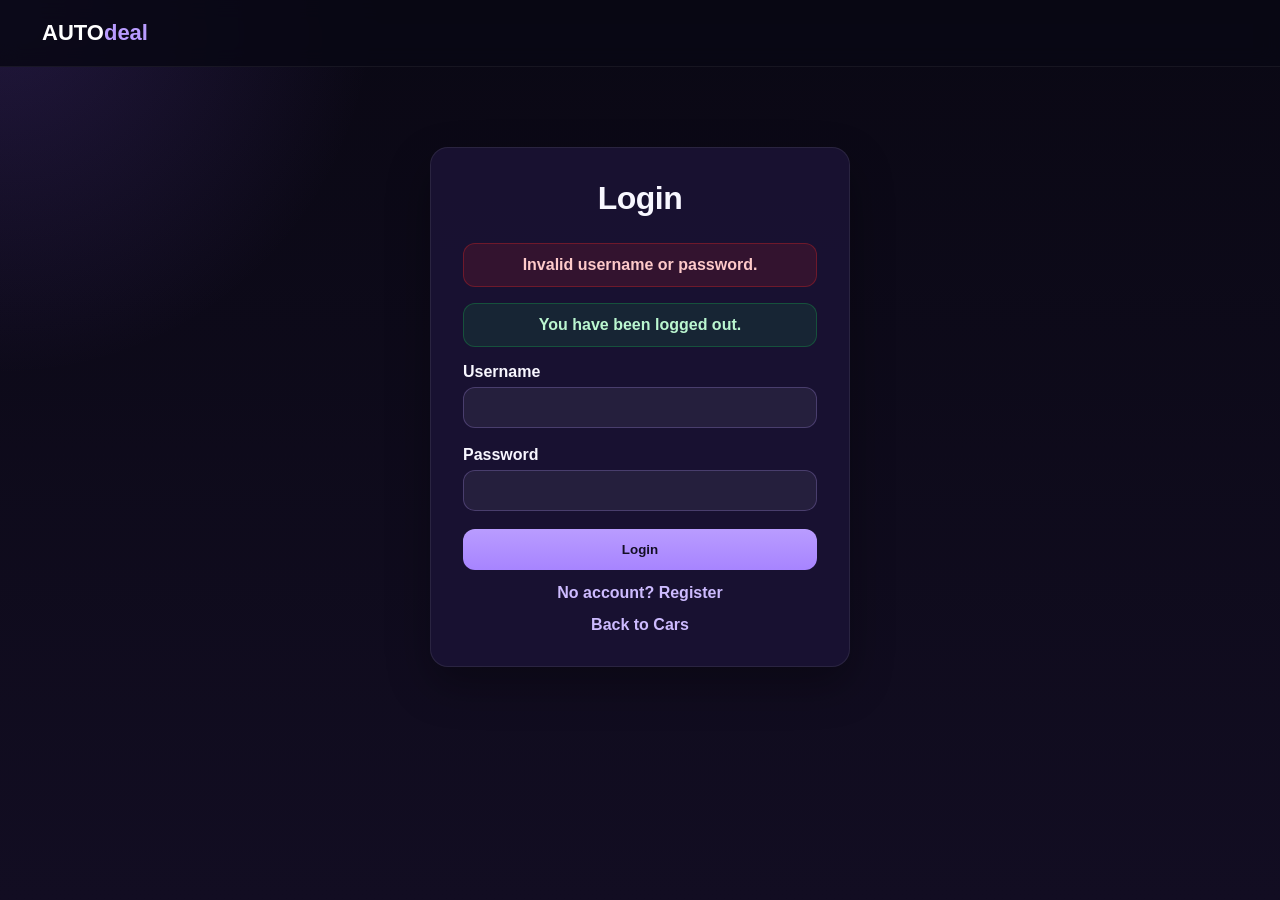
<file: src/main/resources/templates/login.html>
<!DOCTYPE html>
<html lang="en"
      xmlns:th="http://www.thymeleaf.org"
      xmlns:sec="http://www.thymeleaf.org/extras/spring-security">
<head>
    <meta charset="UTF-8">
    <title>AUTOdeal - Login</title>

    <style>
        :root {
            --bg: #0a0814;
            --bg2: #120d22;
            --panel: rgba(26,18,50,0.96);
            --border: rgba(255,255,255,0.08);
            --text: #f8f7ff;
            --text-soft: #d8d0f0;
            --accent: #b99cff;
            --accent-hover: #a784ff;
            --shadow: 0 18px 44px rgba(0,0,0,0.32);
            --shadow-soft: 0 10px 26px rgba(0,0,0,0.20);
            --radius: 18px;
            --button-text: #140f25;
        }

        * {
            box-sizing: border-box;
        }

        body {
            margin: 0;
            font-family: Inter, "Segoe UI", Roboto, Arial, sans-serif;
            color: var(--text);
            min-height: 100vh;
            background:
                    radial-gradient(circle at top left, rgba(139,92,246,0.18), transparent 24%),
                    linear-gradient(180deg, var(--bg), var(--bg2));
        }


        .navbar {
            background: rgba(9, 8, 20, 0.86);
            backdrop-filter: blur(10px);
            padding: 20px 42px;
            border-bottom: 1px solid rgba(255,255,255,0.06);
        }

        .brand {
            font-size: 22px;
            font-weight: 800;
            text-decoration: none;
            color: white;
            transition: 0.18s ease;
        }

        .brand:hover {
            transform: translateY(-2px) scale(1.03);
        }

        .brand-accent {
            color: var(--accent);
        }


        .container {
            width: 420px;
            margin: 80px auto;
            background: var(--panel);
            padding: 32px;
            border-radius: var(--radius);
            box-shadow: var(--shadow);
            border: 1px solid var(--border);
        }

        h1 {
            margin: 0 0 26px 0;
            text-align: center;
            font-size: 32px;
            letter-spacing: -0.5px;
        }

        .form-group {
            margin-bottom: 18px;
        }

        label {
            display: block;
            margin-bottom: 6px;
            font-weight: 700;
        }

        input {
            width: 100%;
            padding: 12px 14px;
            border-radius: 12px;
            border: 1px solid rgba(185,156,255,0.25);
            background: rgba(255,255,255,0.06);
            color: white;
            outline: none;
            font-family: inherit;
        }

        input:focus {
            border-color: rgba(139,92,246,0.9);
            box-shadow: 0 0 0 3px rgba(139,92,246,0.16);
        }


        .btn {
            width: 100%;
            padding: 13px;
            background: linear-gradient(180deg, var(--accent), var(--accent-hover));
            color: var(--button-text);
            border: none;
            border-radius: 12px;
            cursor: pointer;
            font-weight: 800;
            transition: 0.18s ease;
        }

        .btn:hover {
            transform: translateY(-1px);
            filter: brightness(1.03);
        }


        .link {
            display: block;
            text-align: center;
            margin-top: 14px;
            color: #cdbbff;
            text-decoration: none;
            font-weight: 700;
        }

        .link:hover {
            color: white;
        }


        .error {
            color: #fecaca;
            background: rgba(220,38,38,0.14);
            border: 1px solid rgba(220,38,38,0.35);
            padding: 12px 14px;
            border-radius: 12px;
            margin-bottom: 16px;
            text-align: center;
            font-weight: 700;
        }

        .success {
            color: #bbf7d0;
            background: rgba(22,163,74,0.14);
            border: 1px solid rgba(22,163,74,0.35);
            padding: 12px 14px;
            border-radius: 12px;
            margin-bottom: 16px;
            text-align: center;
            font-weight: 700;
        }

        @media (max-width: 500px) {
            .container {
                width: 90%;
                margin: 40px auto;
            }
        }
    </style>
</head>
<body>

<div class="navbar">
    <a class="brand" th:href="@{/}">
        AUTO<span class="brand-accent">deal</span>
    </a>
</div>

<div class="container">
    <h1>Login</h1>

    <div th:if="${param.error}" class="error">
        Invalid username or password.
    </div>

    <div th:if="${param.logout}" class="success">
        You have been logged out.
    </div>

    <form th:action="@{/login}" method="post">
        <div class="form-group">
            <label>Username</label>
            <input type="text" name="username" required>
        </div>

        <div class="form-group">
            <label>Password</label>
            <input type="password" name="password" required>
        </div>

        <button type="submit" class="btn">Login</button>
    </form>

    <a th:href="@{/register}" class="link">No account? Register</a>
    <a th:href="@{/cars}" class="link">Back to Cars</a>
</div>

</body>
</html>
</file>
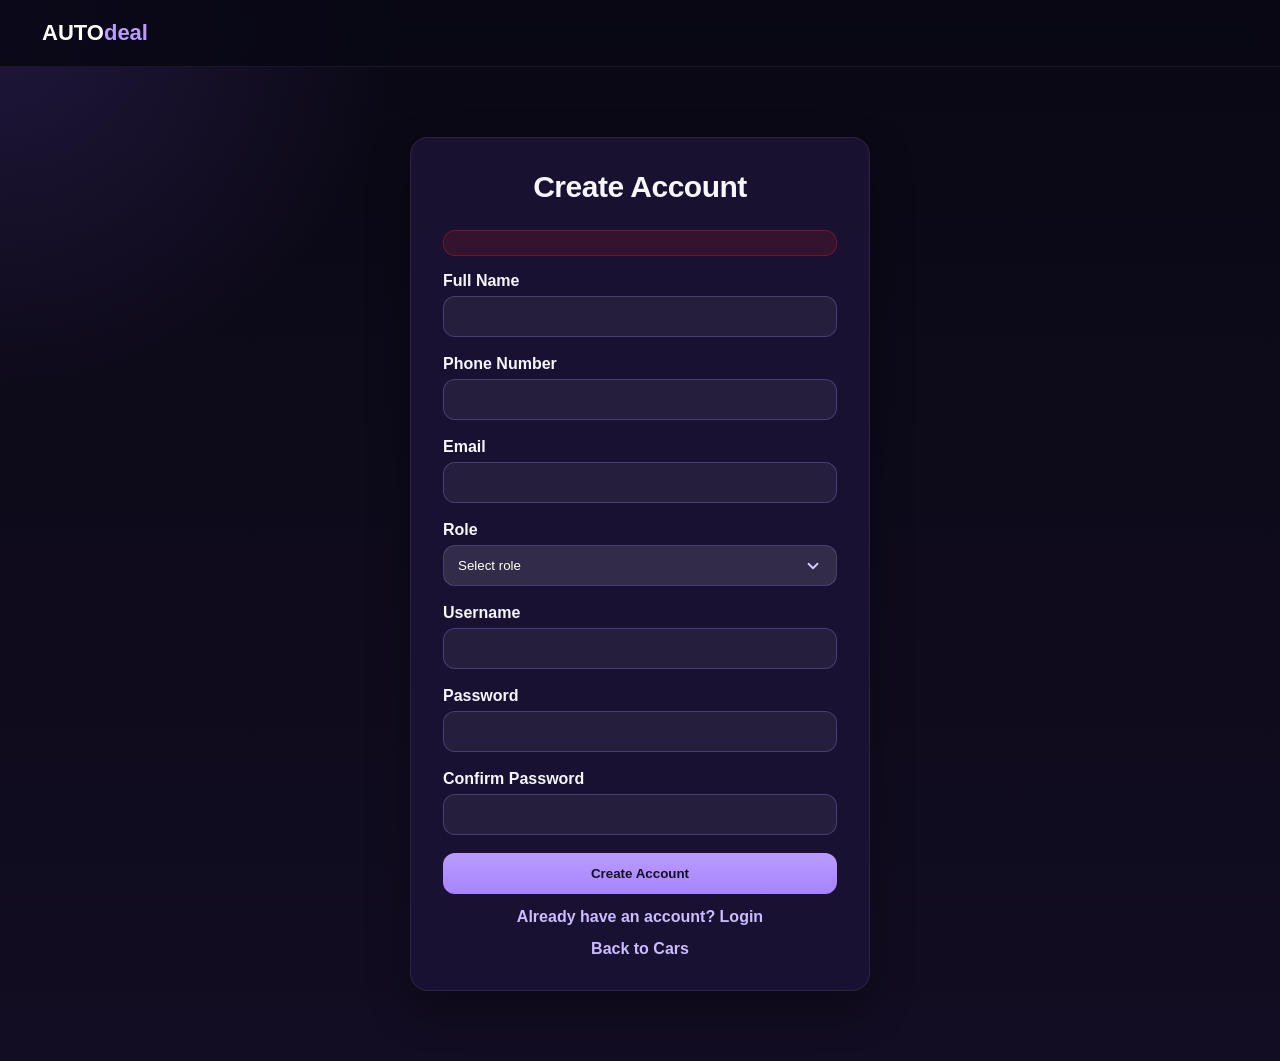
<file: src/main/resources/templates/register.html>
<!DOCTYPE html>
<html lang="en"
      xmlns:th="http://www.thymeleaf.org">
<head>
    <meta charset="UTF-8">
    <title>AUTOdeal - Register</title>

    <style>
        :root {
            --bg: #0a0814;
            --bg2: #120d22;
            --panel: rgba(26,18,50,0.96);
            --border: rgba(255,255,255,0.08);
            --text: #f8f7ff;
            --text-soft: #d8d0f0;
            --accent: #b99cff;
            --accent-hover: #a784ff;
            --shadow: 0 18px 44px rgba(0,0,0,0.32);
            --shadow-soft: 0 10px 26px rgba(0,0,0,0.20);
            --radius: 18px;
            --button-text: #140f25;
        }

        * {
            box-sizing: border-box;
        }

        body {
            margin: 0;
            font-family: Inter, "Segoe UI", Roboto, Arial, sans-serif;
            color: var(--text);
            min-height: 100vh;
            background:
                    radial-gradient(circle at top left, rgba(139,92,246,0.18), transparent 24%),
                    linear-gradient(180deg, var(--bg), var(--bg2));
        }


        .navbar {
            background: rgba(9, 8, 20, 0.86);
            backdrop-filter: blur(10px);
            padding: 20px 42px;
            border-bottom: 1px solid rgba(255,255,255,0.06);
        }

        .brand {
            font-size: 22px;
            font-weight: 800;
            text-decoration: none;
            color: white;
            transition: 0.18s ease;
        }

        .brand:hover {
            transform: translateY(-2px) scale(1.03);
        }

        .brand-accent {
            color: var(--accent);
        }


        .container {
            width: 460px;
            margin: 70px auto;
            background: var(--panel);
            padding: 32px;
            border-radius: var(--radius);
            box-shadow: var(--shadow);
            border: 1px solid var(--border);
        }

        h1 {
            margin: 0 0 26px 0;
            text-align: center;
            font-size: 30px;
            letter-spacing: -0.5px;
        }

        .form-group {
            margin-bottom: 18px;
        }

        label {
            display: block;
            margin-bottom: 6px;
            font-weight: 700;
        }


        input,
        select {
            width: 100%;
            padding: 12px 44px 12px 14px;
            border-radius: 12px;
            border: 1px solid rgba(185,156,255,0.25);
            background-color: rgba(255,255,255,0.06);
            color: white;
            outline: none;
            font-family: inherit;
            transition: 0.18s ease;
        }

        input {
            padding-right: 14px;
        }

        select {
            appearance: none;
            -webkit-appearance: none;
            -moz-appearance: none;

            background-image:
                    linear-gradient(rgba(255,255,255,0.06), rgba(255,255,255,0.06)),
                    url("data:image/svg+xml;utf8,<svg xmlns='http://www.w3.org/2000/svg' width='20' height='20' viewBox='0 0 20 20' fill='none'><path d='M5 7.5L10 12.5L15 7.5' stroke='%23d7c8ff' stroke-width='2' stroke-linecap='round' stroke-linejoin='round'/></svg>");

            background-repeat: no-repeat, no-repeat;
            background-position: 0 0, right 14px center;
            background-size: auto, 18px;

            cursor: pointer;
        }

        input:focus,
        select:focus {
            border-color: rgba(139,92,246,0.9);
            box-shadow: 0 0 0 3px rgba(139,92,246,0.16);
            background-color: rgba(255,255,255,0.08);
        }

        select:hover {
            border-color: rgba(185,156,255,0.4);
            background-color: rgba(255,255,255,0.08);
        }

        select option {
            background: #1b1431;
            color: #ffffff;
        }

        select optgroup {
            background: #1b1431;
            color: #ffffff;
        }


        .btn {
            width: 100%;
            padding: 13px;
            background: linear-gradient(180deg, var(--accent), var(--accent-hover));
            color: var(--button-text);
            border: none;
            border-radius: 12px;
            cursor: pointer;
            font-weight: 800;
            transition: 0.18s ease;
        }

        .btn:hover {
            transform: translateY(-1px);
            filter: brightness(1.03);
        }


        .link {
            display: block;
            text-align: center;
            margin-top: 14px;
            color: #cdbbff;
            text-decoration: none;
            font-weight: 700;
        }

        .link:hover {
            color: white;
        }


        .error {
            color: #fecaca;
            background: rgba(220,38,38,0.14);
            border: 1px solid rgba(220,38,38,0.35);
            padding: 12px 14px;
            border-radius: 12px;
            margin-bottom: 16px;
            text-align: center;
            font-weight: 700;
        }

        @media (max-width: 500px) {
            .container {
                width: 92%;
                margin: 40px auto;
            }
        }
    </style>
</head>
<body>

<div class="navbar">
    <a class="brand" th:href="@{/}">
        AUTO<span class="brand-accent">deal</span>
    </a>
</div>

<div class="container">
    <h1>Create Account</h1>

    <div th:if="${error}" class="error" th:text="${error}"></div>

    <form th:action="@{/register}" method="post">

        <div class="form-group">
            <label>Full Name</label>
            <input type="text" name="name" required>
        </div>

        <div class="form-group">
            <label>Phone Number</label>
            <input type="text" name="phoneNumber" required>
        </div>

        <div class="form-group">
            <label>Email</label>
            <input type="email" name="email" required>
        </div>

        <div class="form-group">
            <label>Role</label>
            <select name="role" required>
                <option value="">Select role</option>
                <option th:each="role : ${roles}"
                        th:value="${role}"
                        th:text="${role}">
                </option>
            </select>
        </div>

        <div class="form-group">
            <label>Username</label>
            <input type="text" name="username" required>
        </div>

        <div class="form-group">
            <label>Password</label>
            <input type="password" name="password" required>
        </div>

        <div class="form-group">
            <label>Confirm Password</label>
            <input type="password" name="confirmPassword" required>
        </div>

        <button type="submit" class="btn">Create Account</button>
    </form>

    <a th:href="@{/login}" class="link">Already have an account? Login</a>
    <a th:href="@{/cars}" class="link">Back to Cars</a>
</div>

</body>
</html>
</file>
<file: frontend/css/style.css>
:root {
    --black: #070707;
    --dark: #111111;
    --dark-soft: #1a1a1a;
    --gold: #c9a227;
    --gold-light: #e0c15c;
    --white: #ffffff;
    --off-white: #f5f5f5;
    --muted: #b5b5b5;
    --gray: #6b7280;
    --danger: #dc2626;
    --danger-dark: #991b1b;
    --success-bg: #ecfdf3;
    --success-text: #166534;
    --error-bg: #fef2f2;
    --error-text: #991b1b;
    --border: rgba(255, 255, 255, 0.12);
    --shadow: 0 18px 45px rgba(0, 0, 0, 0.18);
}

* {
    box-sizing: border-box;
}

body {
    margin: 0;
    font-family: Arial, Helvetica, sans-serif;
    background: var(--off-white);
    color: var(--dark);
}

/* NAVBAR */

nav {
    background: var(--black);
    color: var(--white);
    padding: 18px 34px;
    display: flex;
    align-items: center;
    gap: 22px;
    border-bottom: 1px solid rgba(201, 162, 39, 0.35);
    position: sticky;
    top: 0;
    z-index: 50;
}

.logo-link {
    margin-right: auto;
    text-decoration: none;
    font-size: 28px;
    letter-spacing: 0.5px;
    font-weight: 800;
    display: inline-block;
    transition: transform 0.2s ease, opacity 0.2s ease;
}

.logo-link:hover {
    transform: scale(1.06);
    opacity: 0.92;
}

.logo-auto {
    color: var(--gold);
}

.logo-deal {
    color: var(--white);
}

nav a {
    color: var(--white);
    text-decoration: none;
    font-weight: 600;
    font-size: 14px;
    transition: color 0.2s ease;
}

nav a:hover {
    color: var(--gold-light);
}

nav button {
    background: transparent;
    color: var(--white);
    border: 1px solid rgba(255, 255, 255, 0.22);
    padding: 7px 11px;
    border-radius: 999px;
    cursor: pointer;
    transition: all 0.2s ease;
}

nav button:hover {
    border-color: var(--gold);
    color: var(--gold-light);
}

.auth-box {
    display: flex;
    align-items: center;
    gap: 10px;
    margin-left: 8px;
}

.logged-user {
    font-size: 13px;
    color: var(--muted);
    white-space: nowrap;
}

.auth-box button {
    background: var(--gold);
    color: var(--black);
    border: none;
    padding: 8px 13px;
    border-radius: 999px;
    font-weight: 700;
}

.auth-box button:hover {
    background: var(--gold-light);
    color: var(--black);
}

/* LAYOUT */

main {
    padding: 34px;
    max-width: 1280px;
    margin: 0 auto;
}

.page-title {
    font-size: 32px;
    margin: 0 0 20px 0;
    color: var(--dark);
}

.button,
.secondary-button,
.danger-button {
    display: inline-block;
    border: none;
    padding: 11px 18px;
    border-radius: 999px;
    cursor: pointer;
    font-weight: 700;
    text-decoration: none;
    transition: all 0.2s ease;
}

.button {
    background: var(--gold);
    color: var(--black);
}

.button:hover {
    background: var(--gold-light);
    transform: translateY(-1px);
}

.secondary-button {
    background: var(--black);
    color: var(--white);
}

.secondary-button:hover {
    background: var(--dark-soft);
    color: var(--gold-light);
    transform: translateY(-1px);
}

.danger-button {
    background: var(--danger);
    color: var(--white);
}

.danger-button:hover {
    background: var(--danger-dark);
}

/* HOME PAGE */

.hero {
    min-height: 520px;
    background:
            linear-gradient(110deg, rgba(0, 0, 0, 0.92), rgba(0, 0, 0, 0.72)),
            radial-gradient(circle at top right, rgba(201, 162, 39, 0.35), transparent 35%);
    border-radius: 24px;
    box-shadow: var(--shadow);
    padding: 70px;
    display: flex;
    align-items: center;
    color: var(--white);
    overflow: hidden;
    position: relative;
}

.hero::after {
    content: "";
    position: absolute;
    width: 420px;
    height: 420px;
    border: 1px solid rgba(201, 162, 39, 0.22);
    border-radius: 50%;
    right: -120px;
    bottom: -160px;
}

.hero-content {
    max-width: 720px;
    position: relative;
    z-index: 2;
}

.hero-eyebrow {
    color: var(--gold-light);
    text-transform: uppercase;
    font-size: 13px;
    font-weight: 800;
    letter-spacing: 2px;
    margin-bottom: 18px;
}

.hero-content h2 {
    font-size: 56px;
    line-height: 1.05;
    margin: 0 0 20px 0;
}

.hero-content p {
    font-size: 19px;
    line-height: 1.7;
    color: #d4d4d4;
    margin: 0;
}

.hero-actions {
    display: flex;
    gap: 14px;
    margin-top: 30px;
    flex-wrap: wrap;
}

.hero-actions .secondary-button {
    background: transparent;
    border: 1px solid rgba(255, 255, 255, 0.25);
}

.hero-actions .secondary-button:hover {
    border-color: var(--gold);
    background: rgba(255, 255, 255, 0.05);
}

.info-grid {
    display: grid;
    grid-template-columns: repeat(3, 1fr);
    gap: 22px;
    margin-top: 28px;
}

.info-card {
    background: var(--white);
    padding: 28px;
    border-radius: 18px;
    box-shadow: 0 10px 28px rgba(0, 0, 0, 0.08);
    border: 1px solid rgba(0, 0, 0, 0.06);
}

.info-card h3 {
    margin: 0 0 10px 0;
    font-size: 21px;
}

.info-card p {
    margin: 0;
    color: var(--gray);
    line-height: 1.6;
}

.gold-line {
    width: 46px;
    height: 3px;
    background: var(--gold);
    border-radius: 999px;
    margin-bottom: 16px;
}

/* CARS PAGE */

.filters {
    background: var(--white);
    padding: 18px;
    margin-bottom: 24px;
    border-radius: 18px;
    display: flex;
    gap: 12px;
    flex-wrap: wrap;
    align-items: center;
    box-shadow: 0 10px 28px rgba(0, 0, 0, 0.08);
    border: 1px solid rgba(0, 0, 0, 0.06);
}

.filters input,
.filters select {
    padding: 11px 12px;
    min-width: 150px;
    border: 1px solid #d1d5db;
    border-radius: 999px;
    background: var(--white);
}

.filters button {
    background: var(--black);
    color: var(--white);
    border: none;
    padding: 11px 16px;
    border-radius: 999px;
    cursor: pointer;
    font-weight: 700;
}

.filters button:hover {
    color: var(--gold-light);
}

.export-buttons {
    display: flex;
    gap: 10px;
    flex-wrap: wrap;
}

.export-buttons button {
    background: var(--gold);
    color: var(--black);
}

.export-buttons button:hover {
    background: var(--gold-light);
    color: var(--black);
}

#carsContainer {
    display: grid;
    grid-template-columns: repeat(auto-fill, minmax(295px, 1fr));
    gap: 20px;
}

.card {
    background: var(--white);
    padding: 22px;
    border-radius: 18px;
    box-shadow: 0 10px 28px rgba(0, 0, 0, 0.08);
    border: 1px solid rgba(0, 0, 0, 0.06);
    transition: transform 0.2s ease, box-shadow 0.2s ease;
}

.card:hover {
    transform: translateY(-3px);
    box-shadow: 0 16px 38px rgba(0, 0, 0, 0.12);
}

.card h3 {
    margin: 0 0 14px 0;
    font-size: 23px;
}

.card p {
    margin: 7px 0;
    color: #333;
}

.card strong {
    color: var(--black);
}

.card-actions {
    display: flex;
    gap: 10px;
    align-items: center;
    margin-top: 14px;
}

.contact-box {
    margin-top: 14px;
}

.hidden-contact {
    background: #fffbeb;
    color: #92400e;
    padding: 12px;
    border-radius: 12px;
    border: 1px solid #fde68a;
}

.seller-contact {
    background: #f8fafc;
    color: var(--dark);
    padding: 12px;
    border-radius: 12px;
    border-left: 4px solid var(--gold);
}

/* FORMS */

.form-card {
    background: var(--white);
    padding: 28px;
    border-radius: 20px;
    max-width: 460px;
    box-shadow: 0 12px 34px rgba(0, 0, 0, 0.09);
    display: flex;
    flex-direction: column;
    gap: 9px;
    border: 1px solid rgba(0, 0, 0, 0.06);
}

.form-card label {
    font-weight: 700;
    font-size: 14px;
}

.form-card input,
.form-card select {
    padding: 12px;
    border: 1px solid #d1d5db;
    border-radius: 12px;
    margin-bottom: 8px;
}

.form-card input:focus,
.form-card select:focus,
.filters input:focus,
.filters select:focus {
    outline: none;
    border-color: var(--gold);
    box-shadow: 0 0 0 3px rgba(201, 162, 39, 0.18);
}

.form-card button {
    margin-top: 10px;
    padding: 12px;
    background: var(--gold);
    color: var(--black);
    border: none;
    border-radius: 999px;
    font-weight: 800;
    cursor: pointer;
}

.form-card button:hover {
    background: var(--gold-light);
}

.hint {
    color: var(--gray);
    margin-top: 14px;
}

/* CHAT */

.chat-container {
    background: var(--white);
    padding: 22px;
    border-radius: 20px;
    max-width: 760px;
    box-shadow: 0 12px 34px rgba(0, 0, 0, 0.09);
    border: 1px solid rgba(0, 0, 0, 0.06);
}

.chat-messages {
    height: 360px;
    overflow-y: auto;
    border: 1px solid #e5e7eb;
    padding: 14px;
    margin-bottom: 14px;
    background: #fafafa;
    border-radius: 14px;
}

.chat-message {
    background: var(--black);
    color: var(--white);
    padding: 12px;
    margin-bottom: 10px;
    border-radius: 14px;
}

.chat-message p {
    margin: 7px 0 0 0;
    color: #e5e5e5;
}

.chat-time {
    font-size: 12px;
    color: var(--gold-light);
    margin-left: 8px;
}

.chat-form {
    display: flex;
    gap: 10px;
}

.chat-form input {
    flex: 1;
    padding: 12px;
    border: 1px solid #d1d5db;
    border-radius: 999px;
}

.chat-form button {
    padding: 12px 20px;
    border-radius: 999px;
    border: none;
    background: var(--gold);
    color: var(--black);
    font-weight: 800;
}

/* MESSAGES */

.error {
    background: var(--error-bg);
    color: var(--error-text);
    padding: 13px 15px;
    border-radius: 12px;
    margin-bottom: 16px;
    border: 1px solid #fecaca;
}

.success {
    background: var(--success-bg);
    color: var(--success-text);
    padding: 13px 15px;
    border-radius: 12px;
    margin-bottom: 16px;
    border: 1px solid #bbf7d0;
}

/* RESPONSIVE */

@media (max-width: 900px) {
    nav {
        flex-wrap: wrap;
        padding: 16px 22px;
    }

    nav h1 {
        width: 100%;
    }

    .hero {
        padding: 40px 28px;
        min-height: auto;
    }

    .hero-content h2 {
        font-size: 40px;
    }

    .info-grid {
        grid-template-columns: 1fr;
    }

    main {
        padding: 22px;
    }
}

.page-header {
    margin-bottom: 22px;
}

.page-eyebrow {
    color: var(--gold);
    text-transform: uppercase;
    font-size: 13px;
    font-weight: 800;
    letter-spacing: 2px;
    margin: 0 0 8px 0;
}

.page-description {
    color: var(--gray);
    max-width: 720px;
    line-height: 1.6;
    margin: -8px 0 0 0;
}

.page-header-split {
    display: flex;
    justify-content: space-between;
    align-items: flex-start;
    gap: 24px;
}

.export-panel {
    position: relative;
    min-width: 170px;
    width: 170px;
    background: transparent;
    color: var(--white);
    border: none;
    padding: 0;
    box-shadow: none;
}

.export-panel summary {
    list-style: none;
    cursor: pointer;
    background: var(--gold);
    color: var(--black);
    padding: 12px 18px;
    border-radius: 999px;
    font-weight: 800;
    text-align: center;
    user-select: none;
    box-shadow: 0 10px 24px rgba(0, 0, 0, 0.12);
}

.export-panel summary::-webkit-details-marker {
    display: none;
}

.export-panel summary::after {
    content: " ▾";
}

.export-panel[open] summary::after {
    content: " ▴";
}

.export-menu {
    position: absolute;
    top: 52px;
    right: 0;
    width: 170px;
    display: flex;
    flex-direction: column;
    gap: 6px;
    background: var(--black);
    border: 1px solid rgba(201, 162, 39, 0.45);
    border-radius: 16px;
    padding: 8px;
    box-shadow: 0 18px 38px rgba(0, 0, 0, 0.24);
    z-index: 100;
}

.export-menu button {
    width: 100%;
    background: transparent !important;
    color: var(--white) !important;
    border: none !important;
    text-align: left;
    padding: 10px 12px !important;
    border-radius: 10px !important;
    cursor: pointer;
    font-weight: 700;
    font-size: 14px;
}

.export-menu button:hover {
    background: rgba(201, 162, 39, 0.18) !important;
    color: var(--gold-light) !important;
}

@media (max-width: 900px) {
    .page-header-split {
        flex-direction: column;
    }

    .export-panel {
        width: 170px;
    }

    .export-menu {
        left: 0;
        right: auto;
    }
}

.auth-layout {
    display: grid;
    grid-template-columns: 1fr 480px;
    gap: 34px;
    align-items: start;
}

.auth-intro {
    background:
            linear-gradient(135deg, rgba(0, 0, 0, 0.94), rgba(20, 20, 20, 0.86)),
            radial-gradient(circle at bottom right, rgba(201, 162, 39, 0.24), transparent 35%);
    color: var(--white);
    border-radius: 24px;
    padding: 54px;
    min-height: 430px;
    box-shadow: var(--shadow);
    border: 1px solid rgba(201, 162, 39, 0.25);
}

.auth-intro h2 {
    font-size: 46px;
    line-height: 1.08;
    margin: 0 0 18px 0;
}

.auth-intro p {
    color: #d4d4d4;
    line-height: 1.7;
    font-size: 18px;
    max-width: 620px;
}

.auth-card {
    background: var(--white);
    padding: 28px;
    border-radius: 24px;
    box-shadow: 0 12px 34px rgba(0, 0, 0, 0.09);
    border: 1px solid rgba(0, 0, 0, 0.06);
}

.auth-card h2 {
    margin: 0 0 18px 0;
    font-size: 28px;
}

.auth-card .form-card {
    box-shadow: none;
    border: none;
    padding: 0;
    max-width: none;
}

.auth-switch {
    margin: 18px 0 0 0;
    color: var(--gray);
}

.auth-switch a {
    color: var(--black);
    font-weight: 800;
    text-decoration: none;
    border-bottom: 2px solid var(--gold);
}

.auth-switch a:hover {
    color: var(--gold);
}

@media (max-width: 900px) {
    .auth-layout {
        grid-template-columns: 1fr;
    }

    .auth-intro {
        min-height: auto;
        padding: 36px;
    }

    .auth-intro h2 {
        font-size: 36px;
    }
}

.form-page-layout {
    display: grid;
    grid-template-columns: 1fr 520px;
    gap: 34px;
    align-items: start;
}

.form-page-intro {
    background:
            linear-gradient(135deg, rgba(0, 0, 0, 0.94), rgba(20, 20, 20, 0.86)),
            radial-gradient(circle at bottom right, rgba(201, 162, 39, 0.26), transparent 35%);
    color: var(--white);
    border-radius: 24px;
    padding: 54px;
    min-height: 460px;
    box-shadow: var(--shadow);
    border: 1px solid rgba(201, 162, 39, 0.25);
}

.form-page-intro h2 {
    font-size: 44px;
    line-height: 1.08;
    margin: 0 0 18px 0;
}

.form-page-intro p {
    color: #d4d4d4;
    line-height: 1.7;
    font-size: 18px;
    max-width: 620px;
}

.form-note {
    margin-top: 24px;
    background: rgba(201, 162, 39, 0.12);
    border: 1px solid rgba(201, 162, 39, 0.35);
    color: var(--gold-light);
    padding: 14px 16px;
    border-radius: 14px;
    line-height: 1.6;
}

.form-page-card {
    background: var(--white);
    padding: 28px;
    border-radius: 24px;
    box-shadow: 0 12px 34px rgba(0, 0, 0, 0.09);
    border: 1px solid rgba(0, 0, 0, 0.06);
}

.form-page-card h2 {
    margin: 0 0 18px 0;
    font-size: 28px;
}

.form-page-card .form-card {
    box-shadow: none;
    border: none;
    padding: 0;
    max-width: none;
}

@media (max-width: 900px) {
    .form-page-layout {
        grid-template-columns: 1fr;
    }

    .form-page-intro {
        min-height: auto;
        padding: 36px;
    }

    .form-page-intro h2 {
        font-size: 34px;
    }
}

.chat-page-layout {
    display: grid;
    grid-template-columns: 1fr 620px;
    gap: 34px;
    align-items: start;
}

.chat-intro {
    background:
            linear-gradient(135deg, rgba(0, 0, 0, 0.94), rgba(20, 20, 20, 0.86)),
            radial-gradient(circle at bottom right, rgba(201, 162, 39, 0.26), transparent 35%);
    color: var(--white);
    border-radius: 24px;
    padding: 54px;
    min-height: 430px;
    box-shadow: var(--shadow);
    border: 1px solid rgba(201, 162, 39, 0.25);
}

.chat-intro h2 {
    font-size: 44px;
    line-height: 1.08;
    margin: 0 0 18px 0;
}

.chat-intro p {
    color: #d4d4d4;
    line-height: 1.7;
    font-size: 18px;
    max-width: 620px;
}

.chat-page-card {
    background: var(--white);
    padding: 28px;
    border-radius: 24px;
    box-shadow: 0 12px 34px rgba(0, 0, 0, 0.09);
    border: 1px solid rgba(0, 0, 0, 0.06);
}

.chat-header {
    margin-bottom: 18px;
}

.chat-header h2 {
    margin: 0 0 6px 0;
    font-size: 28px;
}

.chat-header p {
    margin: 0;
    color: var(--gray);
}

.chat-page-card .chat-container {
    max-width: none;
    box-shadow: none;
    border: none;
    padding: 0;
}

.chat-page-card .chat-messages {
    height: 420px;
    background:
            linear-gradient(180deg, #fafafa, #f3f4f6);
}

@media (max-width: 900px) {
    .chat-page-layout {
        grid-template-columns: 1fr;
    }

    .chat-intro {
        min-height: auto;
        padding: 36px;
    }

    .chat-intro h2 {
        font-size: 34px;
    }
}

/* Compact luxury intro panels */

.auth-layout,
.form-page-layout,
.chat-page-layout {
    grid-template-columns: minmax(320px, 0.85fr) minmax(420px, 1fr);
    gap: 28px;
}

.auth-intro,
.form-page-intro,
.chat-intro {
    min-height: 320px;
    padding: 38px;
    border-radius: 22px;
}

.auth-intro h2,
.form-page-intro h2,
.chat-intro h2 {
    font-size: 36px;
    line-height: 1.12;
    margin-bottom: 14px;
}

.auth-intro p,
.form-page-intro p,
.chat-intro p {
    font-size: 16px;
    line-height: 1.65;
}

.auth-intro .page-eyebrow,
.form-page-intro .page-eyebrow,
.chat-intro .page-eyebrow {
    font-size: 12px;
    letter-spacing: 2.5px;
}

.form-note {
    margin-top: 20px;
    padding: 12px 14px;
    font-size: 15px;
}

/* Chat page should give more room to the chat box */

.chat-page-layout {
    grid-template-columns: 0.75fr 1.25fr;
}

.chat-intro {
    min-height: 280px;
}

.chat-page-card {
    padding: 24px;
}

.chat-page-card .chat-messages {
    height: 380px;
}

/* On smaller screens, intro panels stack normally */

@media (max-width: 1000px) {
    .auth-layout,
    .form-page-layout,
    .chat-page-layout {
        grid-template-columns: 1fr;
    }

    .auth-intro,
    .form-page-intro,
    .chat-intro {
        min-height: auto;
        padding: 32px;
    }
}

.car-card {
    overflow: hidden;
    padding: 0;
}

.car-card-image {
    width: 100%;
    height: 205px;
    object-fit: cover;
    display: block;
    background: #111;
}

.car-card-placeholder {
    width: 100%;
    height: 205px;
    display: flex;
    align-items: center;
    justify-content: center;
    background:
            linear-gradient(135deg, #0b0b0b, #252525),
            radial-gradient(circle at top right, rgba(201, 162, 39, 0.3), transparent 35%);
    color: var(--gold);
    font-size: 28px;
    font-weight: 900;
    letter-spacing: 2px;
}

.car-card-body {
    padding: 22px;
}

/* Premium marketplace car cards */

#carsContainer {
    grid-template-columns: repeat(auto-fill, minmax(340px, 1fr));
    gap: 24px;
}

.car-card {
    overflow: hidden;
    padding: 0;
    border-radius: 22px;
    background: var(--white);
    border: 1px solid rgba(0, 0, 0, 0.06);
    box-shadow: 0 14px 36px rgba(0, 0, 0, 0.10);
}

.car-card:hover {
    transform: translateY(-5px);
    box-shadow: 0 22px 48px rgba(0, 0, 0, 0.15);
}

.car-card-image {
    width: 100%;
    height: 220px;
    object-fit: cover;
    display: block;
    background: #111;
}

.car-card-placeholder {
    width: 100%;
    height: 220px;
    display: flex;
    align-items: center;
    justify-content: center;
    background:
            linear-gradient(135deg, #050505, #222222),
            radial-gradient(circle at top right, rgba(201, 162, 39, 0.34), transparent 38%);
    color: var(--gold);
    font-size: 32px;
    font-weight: 900;
    letter-spacing: 3px;
}

.car-card-placeholder span {
    border: 1px solid rgba(201, 162, 39, 0.45);
    padding: 12px 18px;
    border-radius: 999px;
}

.car-card-body {
    padding: 22px;
}

.car-card-top {
    display: flex;
    justify-content: space-between;
    gap: 12px;
    align-items: flex-start;
}

.car-brand {
    margin: 0 0 4px 0;
    color: var(--gold);
    text-transform: uppercase;
    font-size: 12px;
    font-weight: 900;
    letter-spacing: 1.8px;
}

.car-card h3 {
    margin: 0;
    font-size: 24px;
    line-height: 1.2;
}

.car-id {
    background: #f3f4f6;
    color: var(--gray);
    padding: 6px 10px;
    border-radius: 999px;
    font-size: 12px;
    font-weight: 800;
}

.car-price {
    margin-top: 18px;
    font-size: 34px;
    font-weight: 900;
    color: var(--black);
    letter-spacing: -0.8px;
}

.car-price::after {
    content: "";
    display: block;
    width: 54px;
    height: 3px;
    background: var(--gold);
    border-radius: 999px;
    margin-top: 8px;
}

.car-spec-grid {
    display: grid;
    grid-template-columns: repeat(2, 1fr);
    gap: 10px;
    margin-top: 20px;
}

.car-spec {
    background: #f8fafc;
    padding: 12px;
    border-radius: 14px;
    border: 1px solid #eef0f3;
}

.car-spec span {
    display: block;
    color: var(--gray);
    font-size: 12px;
    font-weight: 700;
    margin-bottom: 4px;
}

.car-spec strong {
    color: var(--black);
    font-size: 15px;
}

.car-location {
    margin-top: 14px;
    padding: 13px 14px;
    border-radius: 14px;
    background: var(--black);
    color: var(--white);
    display: flex;
    justify-content: space-between;
    gap: 12px;
}

.car-location span {
    color: var(--muted);
    font-size: 13px;
}

.car-location strong {
    color: var(--gold-light);
}

.car-seller {
    margin-top: 12px;
    color: var(--gray);
    font-size: 14px;
}

.car-seller strong {
    color: var(--black);
}

.car-card .contact-box {
    margin-top: 14px;
}

.car-card .seller-contact,
.car-card .hidden-contact {
    border-radius: 14px;
}

.car-card .card-actions {
    margin-top: 16px;
    padding-top: 16px;
    border-top: 1px solid #eeeeee;
}
</file>
